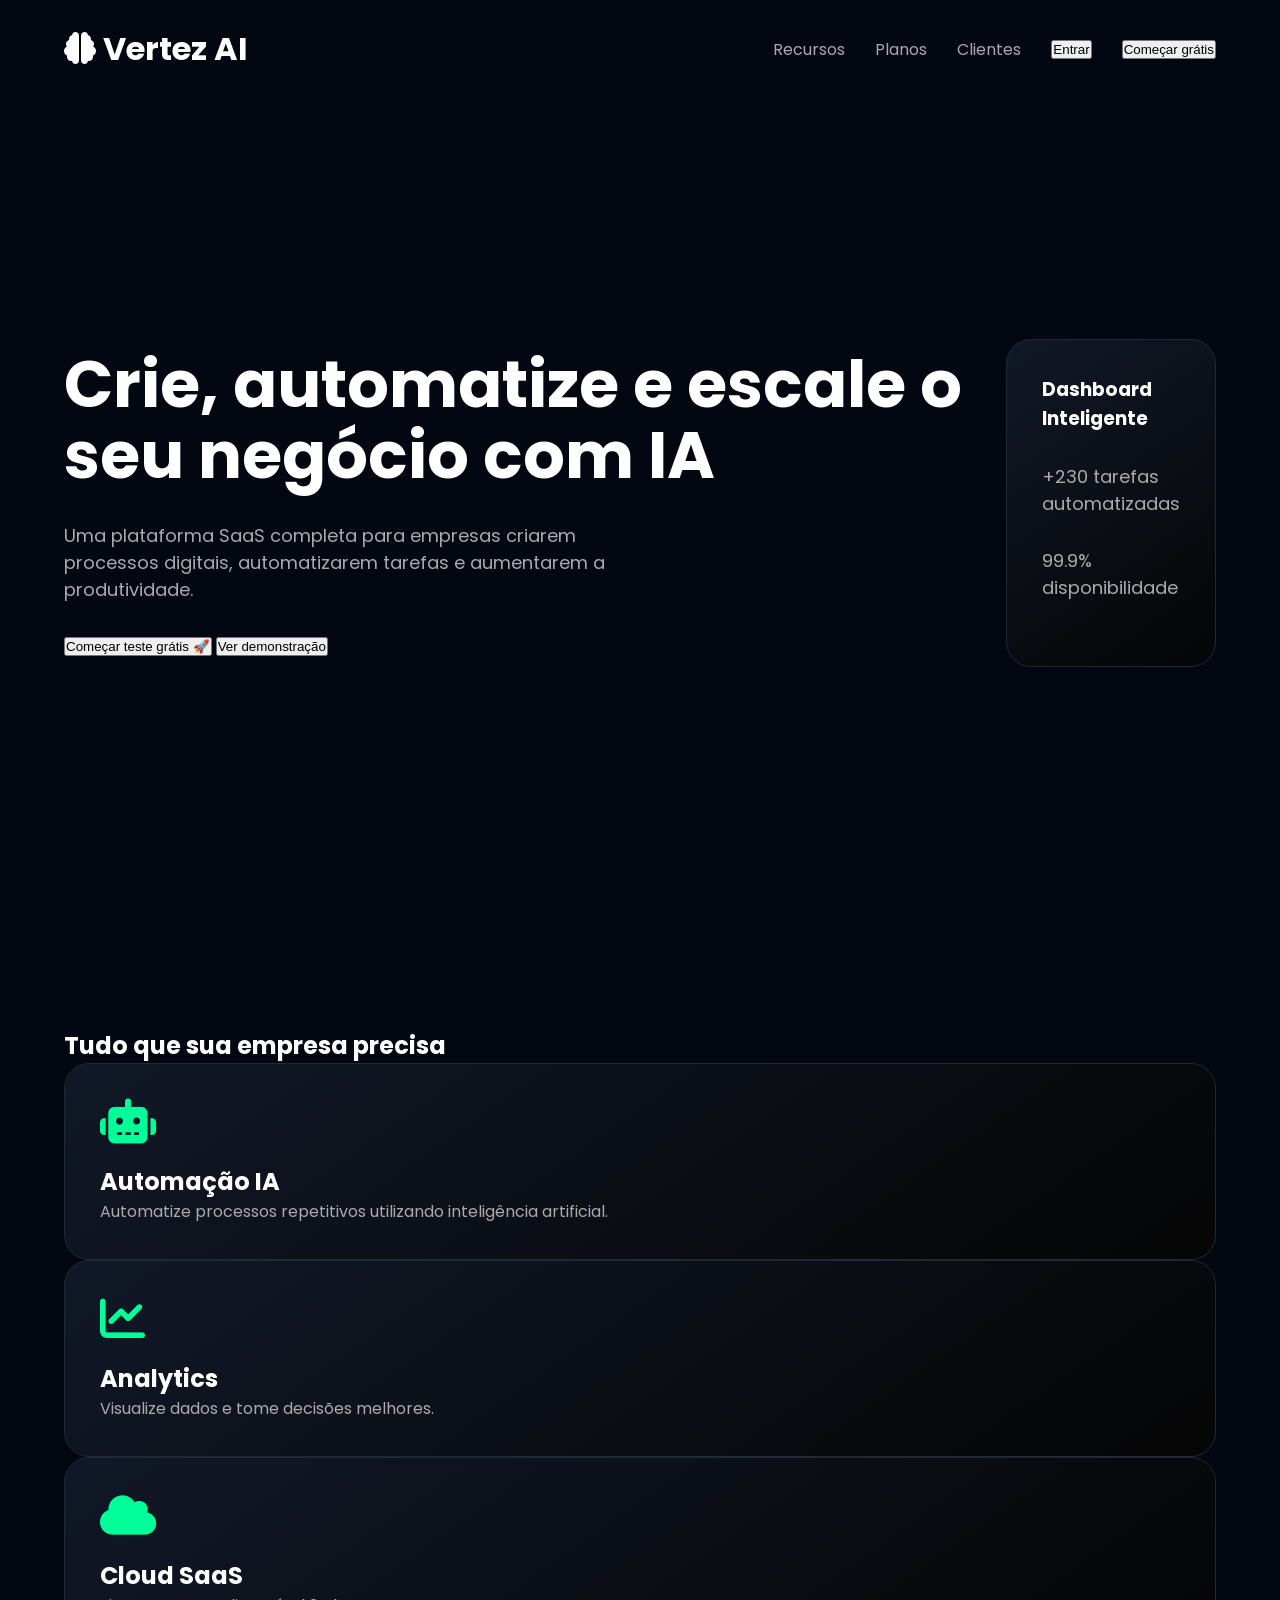
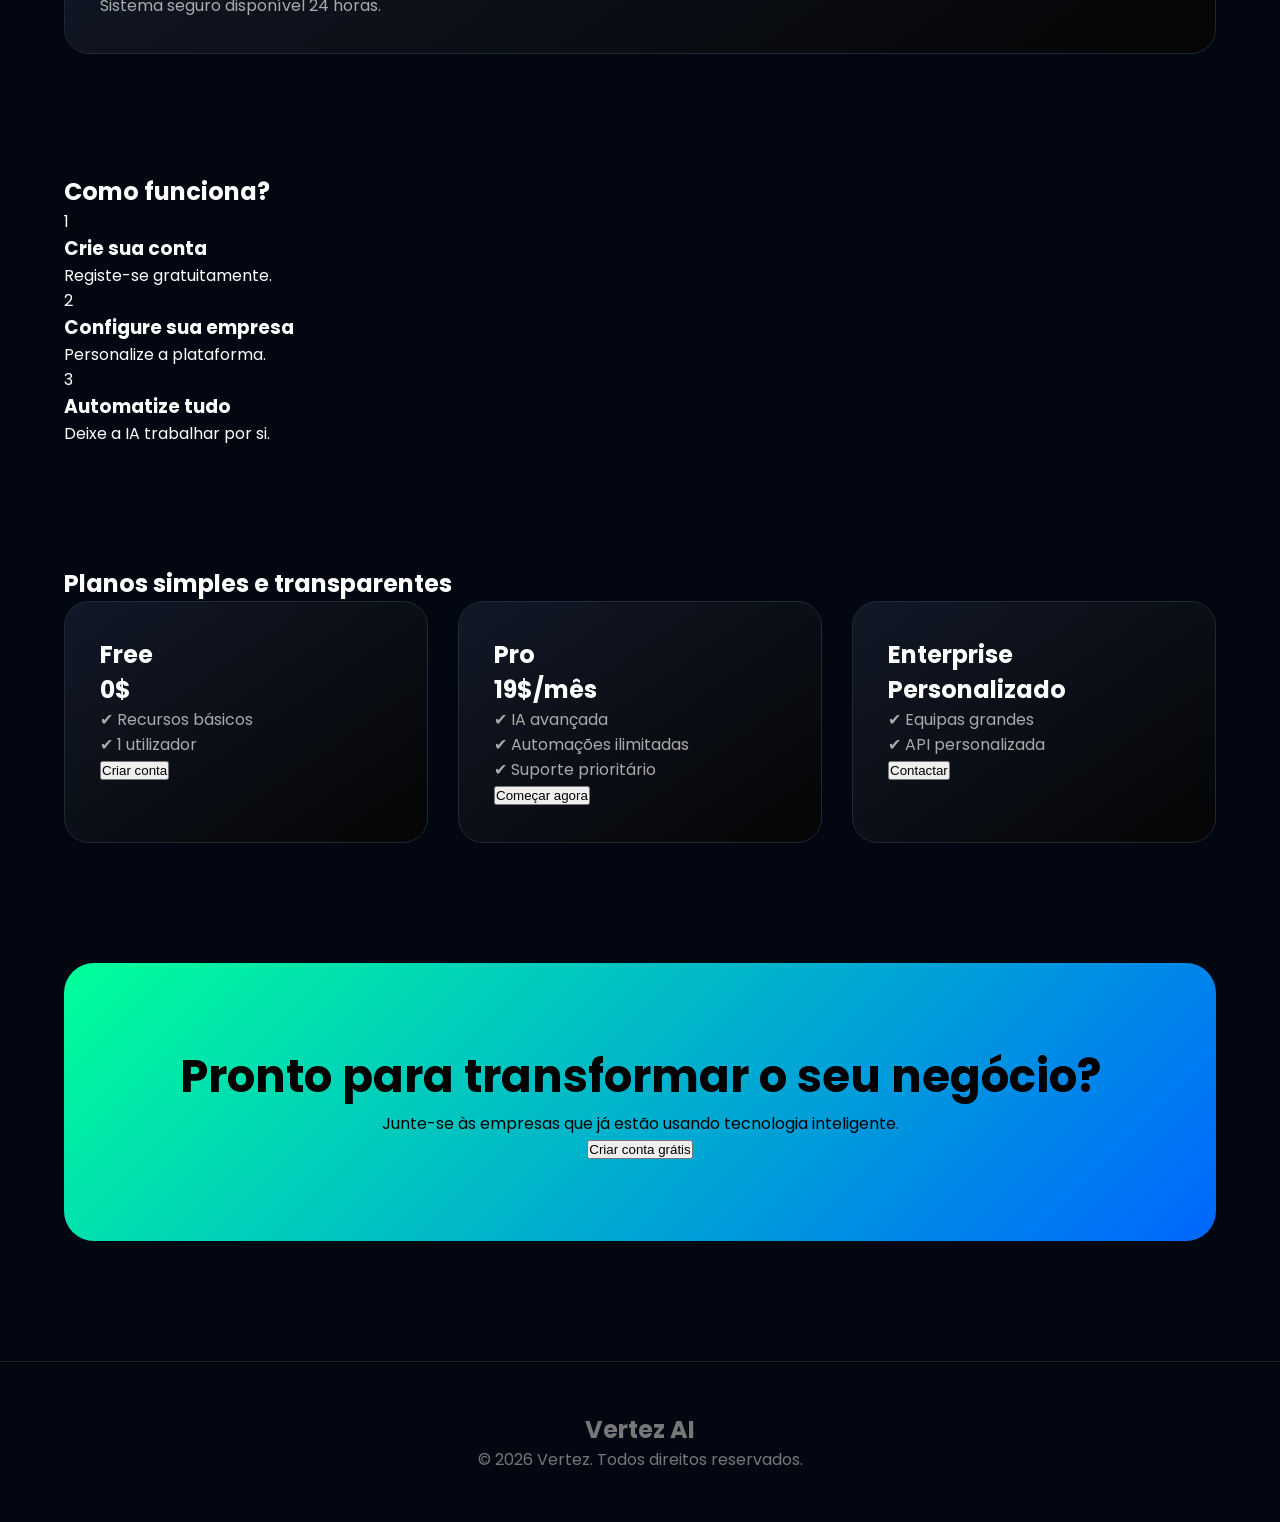
<file: index.html>
<!DOCTYPE html>
<html lang="pt">

<head>

<meta charset="UTF-8">
<meta name="viewport" content="width=device-width, initial-scale=1.0">

<title>Vertez AI - Plataforma SaaS Inteligente</title>

<link rel="stylesheet" href="styles.css">

<link href="https://fonts.googleapis.com/css2?family=Poppins:wght@400;600;800&display=swap" rel="stylesheet">

<link rel="stylesheet" 
href="https://cdnjs.cloudflare.com/ajax/libs/font-awesome/6.7.2/css/all.min.css">

</head>


<body>


<header>

<h1>
<i class="fa-solid fa-brain"></i>
Vertez AI
</h1>


<nav>

<a href="#recursos">Recursos</a>
<a href="#planos">Planos</a>
<a href="#clientes">Clientes</a>

<button>
Entrar
</button>


<button class="primary">
Começar grátis
</button>


</nav>


</header>





<section class="hero">


<div>

<h1>
Crie, automatize e escale o seu negócio com IA
</h1>


<p>

Uma plataforma SaaS completa para empresas criarem
processos digitais, automatizarem tarefas e aumentarem
a produtividade.

</p>


<button class="primary">
Começar teste grátis 🚀
</button>


<button>
Ver demonstração
</button>


</div>



<div class="dashboard">


<div class="card">

<h3>
Dashboard Inteligente
</h3>

<p>
+230 tarefas automatizadas
</p>

<p>
99.9% disponibilidade
</p>


</div>


</div>



</section>






<section id="recursos">


<h1>
Tudo que sua empresa precisa
</h1>


<div class="features">


<div class="card">

<i class="fa-solid fa-robot"></i>

<h2>
Automação IA
</h2>

<p>
Automatize processos repetitivos utilizando inteligência artificial.
</p>

</div>



<div class="card">


<i class="fa-solid fa-chart-line"></i>

<h2>
Analytics
</h2>

<p>
Visualize dados e tome decisões melhores.
</p>


</div>




<div class="card">

<i class="fa-solid fa-cloud"></i>

<h2>
Cloud SaaS
</h2>

<p>
Sistema seguro disponível 24 horas.
</p>


</div>



</div>


</section>






<section id="como-funciona">


<h1>
Como funciona?
</h1>


<div class="steps">


<div>

<span>1</span>

<h3>
Crie sua conta
</h3>

<p>
Registe-se gratuitamente.
</p>


</div>


<div>

<span>2</span>

<h3>
Configure sua empresa
</h3>

<p>
Personalize a plataforma.
</p>


</div>


<div>

<span>3</span>

<h3>
Automatize tudo
</h3>

<p>
Deixe a IA trabalhar por si.
</p>


</div>


</div>


</section>








<section id="planos">


<h1>
Planos simples e transparentes
</h1>



<div class="pricing">



<div class="card">


<h2>
Free
</h2>


<h1>
0$
</h1>


<p>
✔ Recursos básicos</p>

<p>
✔ 1 utilizador
</p>


<button>
Criar conta
</button>


</div>





<div class="card premium">


<h2>
Pro
</h2>


<h1>
19$/mês
</h1>


<p>
✔ IA avançada
</p>

<p>
✔ Automações ilimitadas
</p>


<p>
✔ Suporte prioritário
</p>


<button class="primary">
Começar agora
</button>


</div>





<div class="card">


<h2>
Enterprise
</h2>


<h1>
Personalizado
</h1>


<p>
✔ Equipas grandes
</p>


<p>
✔ API personalizada
</p>


<button>
Contactar
</button>


</div>



</div>



</section>






<section class="cta">


<h1>
Pronto para transformar o seu negócio?
</h1>


<p>
Junte-se às empresas que já estão usando tecnologia inteligente.
</p>


<button class="primary">
Criar conta grátis
</button>


</section>







<footer>


<h2>
Vertez AI
</h2>


<p>
© 2026 Vertez. Todos direitos reservados.
</p>


</footer>




</body>

</html>
</file>
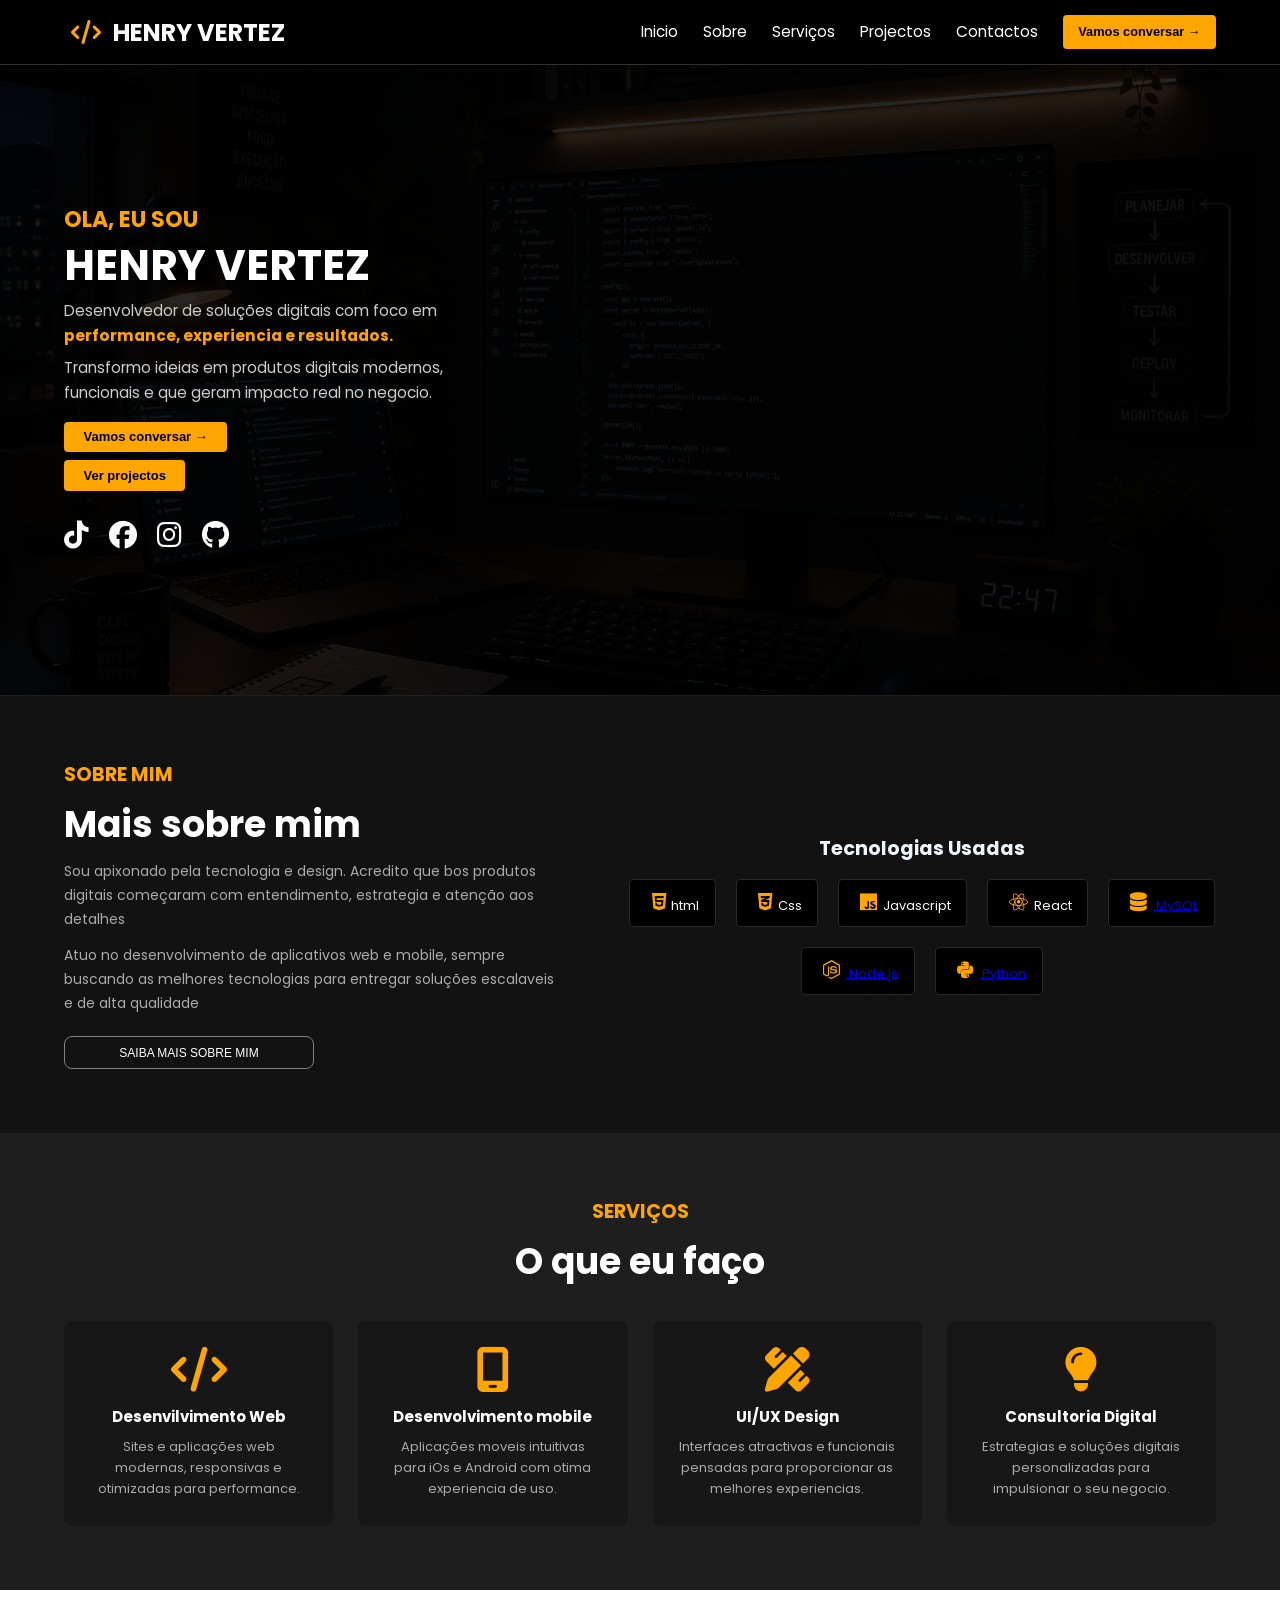
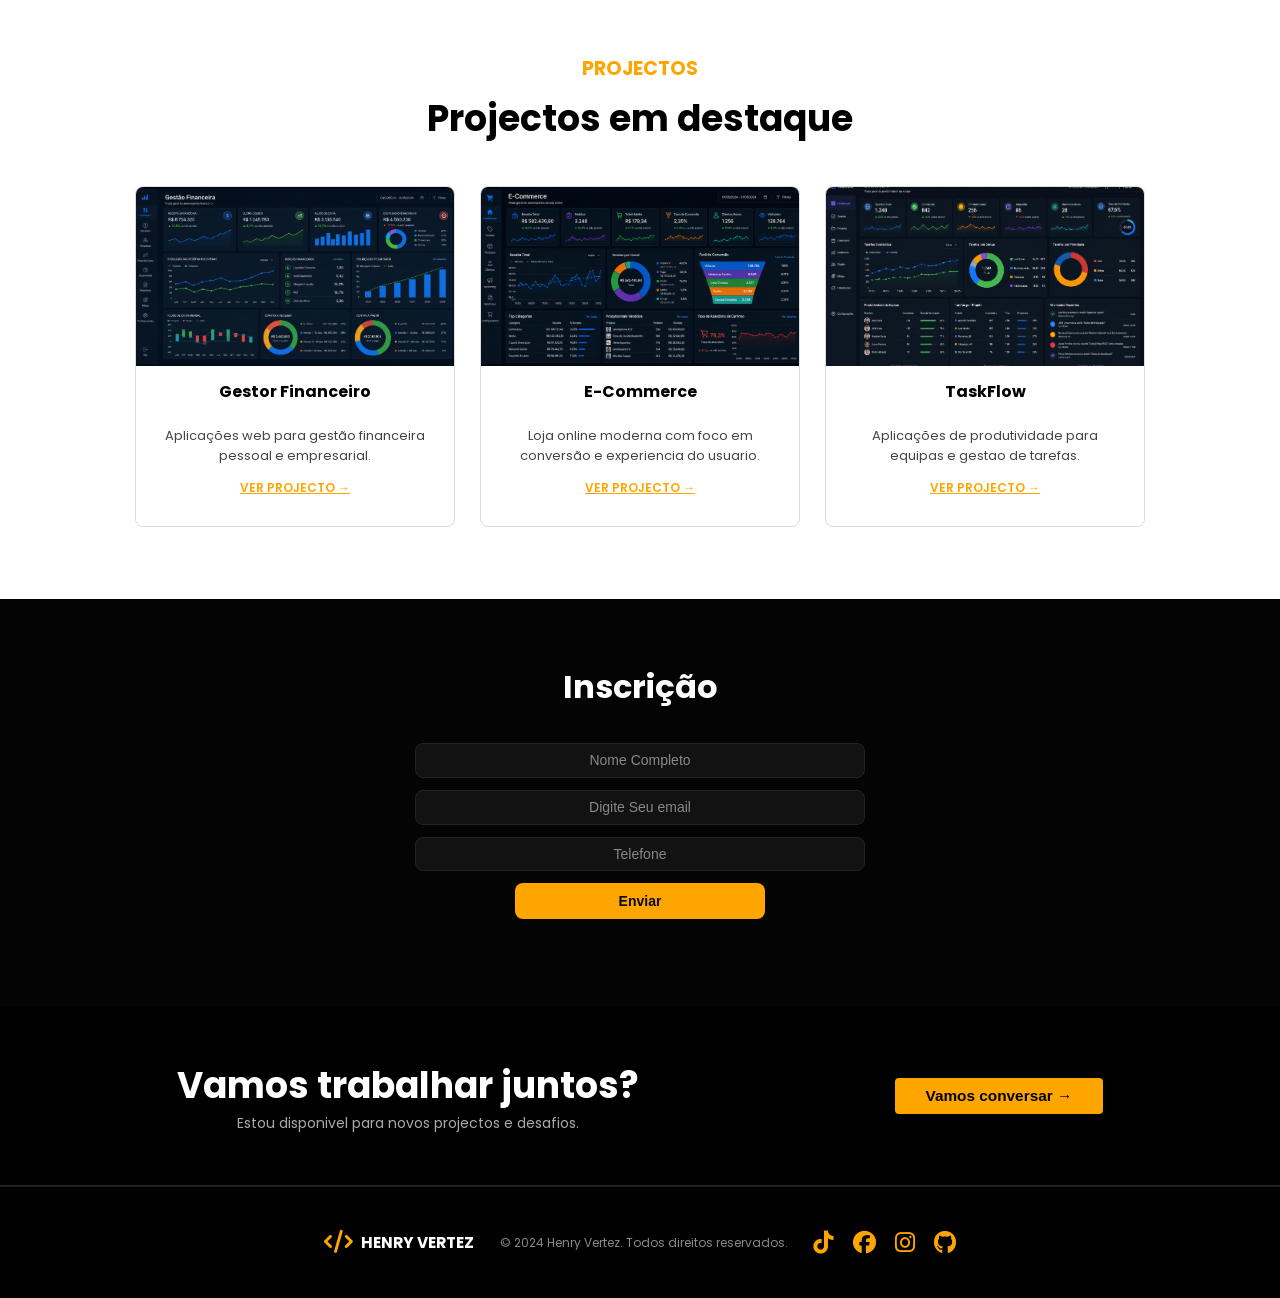
<file: frontend/index.html>
<!DOCTYPE html>
<html lang="en">

<head>
    <meta charset="UTF-8">
    <meta name="viewport" content="width=device-width, initial-scale=1.0">
    <title>henry vertez_desenvolvimento_web_&_mobile</title>
    <link rel="stylesheet" href="styles.css">
    <link rel="preconnect" href="https://fonts.googleapis.com">
    <link rel="preconnect" href="https://fonts.gstatic.com" crossorigin>
    <link href="https://fonts.googleapis.com/css2?family=Poppins:wght@300;400;500;600;700;800&display=swap"
        rel="stylesheet">
    <link rel="stylesheet" href="https://cdnjs.cloudflare.com/ajax/libs/font-awesome/6.7.2/css/all.min.css">
</head>

<body>

    <header class="header">

        <h1><strong><i class="fa-solid fa-code"></i></strong> Henry vertez</h1>
        <nav class="navbar">
            <ul>
                <li><a href="#inicio">Inicio</a></li>
                <li><a href="#sobre">Sobre</a></li>
                <li><a href="#servicos">Serviços</a></li>
                <li><a href="#projectos">Projectos</a></li>
                <li><a href=".frontend/pages/myPage.html">Contactos</a></li>
                <button class="CtaBtn" onclick="window.location.href='./context/Signup.html'">Vamos conversar →</button>
            </ul>
        </nav>
    </header>

    <div class="hero" id="hero">
        <h1>Ola, eu sou</h1>
        <h2>Henry Vertez</h2>
        <p>Desenvolvedor de soluções digitais com foco em<br><strong>performance, experiencia e resultados.</strong></p>
        <p>Transformo ideias em produtos digitais modernos, <br>funcionais e que geram impacto real no negocio.</p>
        <button class="Chat-Btn" onclick="window.location.href='./context/Signup.html'">Vamos conversar →</button>
        <button class="projectosBtn" onclick="showPage('projectos')">Ver projectos</button>
        <div class="social-links">
            <ul>
                <li><a href="https://wwww.tiktok"><i class="fab fa-tiktok"></i></a> </li>
                </li>
                <li><a href="https://wwww.facebook.com"><i class="fab fa-facebook"></i></a></li>
                <li><a href="https://wwww.instagram.com"><i class="fab fa-instagram"></i></a></li>
                <li><a href="https://wwww.github.com"><i class="fab fa-github"></i></a></li>
            </ul>
        </div>
    </div>


    <section class="sobreMim" id="sobre">
        <article class="sobre">
            <h1>Sobre mim</h1>
            <h2>Mais sobre mim</h2>
            <p>Sou apixonado pela tecnologia e design. Acredito que bos produtos digitais começaram com entendimento,
                estrategia
                e atenção aos detalhes</p>
            <p>Atuo no desenvolvimento de aplicativos web e mobile, sempre buscando as melhores tecnologias para
                entregar
                soluções escalaveis e de alta qualidade</p>
            <button class="SabermaisBtn" onclick="window.location.href='./context/Signup.html'">Saiba mais sobre
                mim</button>
        </article>
        <div class="stats" id="statis">
            <h1>Tecnologias Usadas</h1>
            <ul>
                <li><a><i class="fa-brands fa-html5"></i>html</a></li>
                <li><a><i class="fa-brands fa-css3-alt"></i>Css</a></li>
                <li><a><i class="fa-brands fa-js"></i>Javascript</a></li>
                <li><a><i class="fa-brands fa-react"></i>React</a></li>
                <li><a href="#"><i class="fa-solid fa-database"></i> MySQL</a></li>
                <li><a href="#"><i class="fa-brands fa-node-js"></i> Node.js</a></li>
                <li><a href="#"><i class="fa-brands fa-python"></i> Python</a></li>
                </u>
        </div>
    </section>

    <div class="servicos" id="servicos">
        <h1>Serviços</h1>
        <h2>O que eu faço</h2>
        <div class="card">
            <ul>
                <li><a><i class="fa-solid fa-code"></i>
                        <p><strong>Desenvilvimento Web</strong></p>
                        <p>Sites e aplicações web modernas,
                            responsivas e otimizadas para performance.</p>
                    </a></li>
                <li><a><i class="fa-solid fa-mobile-screen"></i>
                        <p><strong>Desenvolvimento mobile</strong></p>
                        <p>Aplicações moveis intuitivas
                            para iOs e Android com otima experiencia de uso.</p>
                    </a></li>
                <li><a><i class="fa-solid fa-pencil-ruler"></i>
                        <p><strong>UI/UX Design</strong></p>
                        <p>Interfaces atractivas e funcionais
                            pensadas para proporcionar as melhores experiencias.</p>
                    </a></li>
                <li><a><i class="fa-solid fa-lightbulb"></i>
                        <p><strong>Consultoria Digital</strong></p>
                        <p>Estrategias e soluções digitais
                            personalizadas para impulsionar o seu negocio.</p>
                    </a></li>
            </ul>
        </div>

    </div>
    <div class="projectosDestaque" id="projectos">
        <h1>Projectos</h1>
        <h2>Projectos em destaque</h2>
        <div class="ProjectoList">
            <div class="card">
                <img src="./images/gestaifinaceira.png" width="320px" height="160px" alt="Gestao Financeiro">
                <p><strong>Gestor Financeiro</strong></p>
                <p>Aplicações web para gestão financeira pessoal e empresarial.</p>
                <a href="#">Ver projecto →</a>
            </div>

            <div class="card">
                <img src="./images/E-Commerce.png" width="320px" height="160px" alt="E-Commerce">
                <p><strong>E-Commerce</strong></p>
                <p>Loja online moderna com foco em conversão e experiencia do usuario.</p>
                <a href="#github">Ver projecto →</a>
            </div>

            <div class="card">
                <img src="./images/TaskFlow.png" width="320px" height="160px" alt="TaskFlow">
                <p><strong>TaskFlow</strong></p>
                <p>Aplicações de produtividade para equipas e gestao de tarefas.</p>
                <a href="#">Ver projecto →</a>
            </div>
        </div>
    </div>

    <section class="inscricao" id="section-inscricao">
        <h1>Inscrição</h1>
        <form id="form-inscricao">
            <input type="text" id="nome" placeholder="Nome Completo" required>
            <input type="email" id="email" placeholder="Digite Seu email" required>
            <input type="tel" id="telefone" placeholder="Telefone" required>
            <button type="submit">Enviar</button>
        </form>
        <!-- Opcional: Div para mensagens de feedback -->
        <div id="feedback-message"></div>
    </section>
    <div class="Convite">
        <section class="CtaSection">
            <h1>Vamos trabalhar juntos?</h1>
            <p>Estou disponivel para novos projectos e desafios.</p>
        </section>
        <button class="CtaBtn" onclick="window.location.href='./context/Signup.html'">Vamos conversar →</button>
    </div>

    <footer>
        <h1><strong><i class="fa-solid fa-code"></i></strong>Henry Vertez</h1>
        <p>&copy 2024 Henry Vertez. Todos direitos reservados.</p>
        <div class="social-links">
            <ul>
                <li><a href="https://wwww.tiktok"><i class="fab fa-tiktok"></i></a> </li>
                </li>
                <li><a href="https://wwww.facebook.com"><i class="fab fa-facebook"></i></a></li>
                <li><a href="https://wwww.instagram.com"><i class="fab fa-instagram"></i></a></li>
                <li><a href="https://wwww.github.com"><i class="fab fa-github"></i></a></li>
            </ul>
    </footer>

    <script src="script.js"></script>
</body>

</html>
</file>
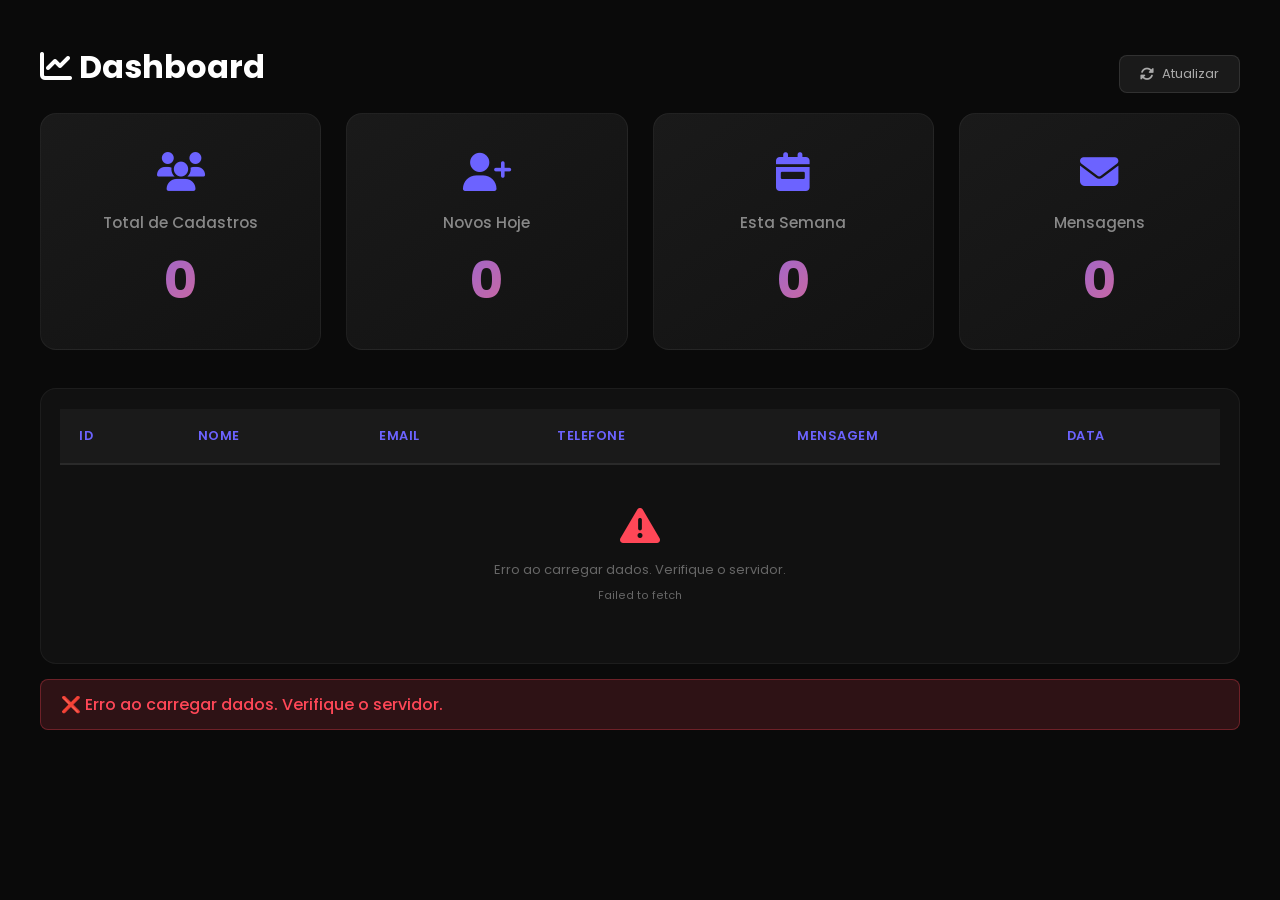
<file: frontend/admin.html>
<!DOCTYPE html>
<html lang="pt">

<head>
    <meta charset="UTF-8">
    <meta name="viewport" content="width=device-width, initial-scale=1.0">
    <title>Dashboard Admin</title>
    <link rel="preconnect" href="https://fonts.googleapis.com">
    <link rel="preconnect" href="https://fonts.gstatic.com" crossorigin>
    <link href="https://fonts.googleapis.com/css2?family=Poppins:wght@300;400;500;600;700;800&display=swap"
        rel="stylesheet">
    <link rel="stylesheet" href="https://cdnjs.cloudflare.com/ajax/libs/font-awesome/6.7.2/css/all.min.css">
    <style>
        /* ============================================
           RESET E BASE
           ============================================ */
        * {
            margin: 0;
            padding: 0;
            box-sizing: border-box;
        }

        body {
            margin: 0;
            padding: 0;
            background: #0a0a0a;
            font-family: 'Poppins', Arial, sans-serif;
            color: #ffffff;
            min-height: 100vh;
        }

        /* ============================================
           CONTAINER PRINCIPAL
           ============================================ */
        .container {
            max-width: 1400px;
            margin: 0 auto;
            padding: clamp(20px, 4vw, 40px);
        }

        /* ============================================
           TÍTULO
           ============================================ */
        .container>h1 {
            font-size: clamp(28px, 4vw, 48px);
            font-weight: 700;
            margin-bottom: clamp(20px, 3vw, 40px);
            background: linear-gradient(135deg, #ffffff 0%, #6C63FF 100%);
            -webkit-background-clip: text;
            -webkit-text-fill-color: transparent;
            background-clip: text;
            display: flex;
            align-items: center;
            gap: 15px;
        }

        .container>h1 i {
            color: #6C63FF;
            -webkit-text-fill-color: #6C63FF;
            font-size: clamp(24px, 3vw, 36px);
        }

        /* ============================================
           CARDS - TOTALMENTE RESPONSIVOS
           ============================================ */
        .cards {
            display: grid;
            grid-template-columns: repeat(auto-fit, minmax(200px, 1fr));
            gap: clamp(15px, 2vw, 25px);
            margin-bottom: clamp(25px, 3vw, 40px);
        }

        .card {
            background: linear-gradient(145deg, #1a1a1a, #121212);
            padding: clamp(20px, 2.5vw, 30px);
            border-radius: 16px;
            text-align: center;
            border: 1px solid rgba(255, 255, 255, 0.05);
            transition: all 0.3s ease;
            position: relative;
            overflow: hidden;
            min-width: 160px;
        }

        .card::before {
            content: '';
            position: absolute;
            top: 0;
            left: 0;
            right: 0;
            height: 3px;
            background: linear-gradient(90deg, #6C63FF, #FF6B6B);
            opacity: 0;
            transition: all 0.3s ease;
        }

        .card:hover {
            transform: translateY(-8px);
            border-color: rgba(108, 99, 255, 0.3);
            box-shadow: 0 12px 40px rgba(108, 99, 255, 0.1);
        }

        .card:hover::before {
            opacity: 1;
        }

        .card .card-icon {
            font-size: clamp(28px, 3vw, 40px);
            color: #6C63FF;
            margin-bottom: 10px;
        }

        .card h3 {
            font-size: clamp(14px, 1.2vw, 18px);
            font-weight: 500;
            color: #888;
            margin-bottom: 8px;
        }

        .card h2 {
            font-size: clamp(32px, 4vw, 52px);
            font-weight: 700;
            background: linear-gradient(135deg, #6C63FF, #FF6B6B);
            -webkit-background-clip: text;
            -webkit-text-fill-color: transparent;
            background-clip: text;
        }

        /* ============================================
           TABELA - RESPONSIVA
           ============================================ */
        .table-wrapper {
            background: #111111;
            border-radius: 16px;
            padding: clamp(10px, 1.5vw, 20px);
            border: 1px solid rgba(255, 255, 255, 0.05);
            overflow-x: auto;
            -webkit-overflow-scrolling: touch;
        }

        table {
            width: 100%;
            border-collapse: collapse;
            min-width: 700px;
        }

        table thead {
            background: #1a1a1a;
        }

        table th {
            padding: clamp(12px, 1.5vw, 18px) clamp(10px, 1.5vw, 20px);
            text-align: left;
            font-weight: 600;
            font-size: clamp(12px, 1vw, 15px);
            text-transform: uppercase;
            letter-spacing: 0.5px;
            color: #6C63FF;
            border-bottom: 2px solid #2a2a2a;
            white-space: nowrap;
        }

        table td {
            padding: clamp(10px, 1.2vw, 16px) clamp(10px, 1.5vw, 20px);
            border-bottom: 1px solid #1e1e1e;
            font-size: clamp(13px, 0.9vw, 15px);
            color: #cccccc;
            vertical-align: middle;
        }

        table tbody tr {
            transition: all 0.3s ease;
        }

        table tbody tr:hover {
            background: #1a1a1a;
            transform: scale(1.002);
        }

        table tbody tr:last-child td {
            border-bottom: none;
        }

        /* Badge para ID */
        .id-badge {
            display: inline-block;
            background: rgba(108, 99, 255, 0.15);
            color: #6C63FF;
            padding: 2px 12px;
            border-radius: 20px;
            font-weight: 600;
            font-size: clamp(11px, 0.8vw, 13px);
        }

        /* Status de mensagem */
        .msg-preview {
            max-width: 200px;
            white-space: nowrap;
            overflow: hidden;
            text-overflow: ellipsis;
            display: block;
            color: #aaa;
        }

        .msg-preview:hover {
            white-space: normal;
            overflow: visible;
            background: #1a1a1a;
            padding: 4px 8px;
            border-radius: 4px;
            position: relative;
            z-index: 10;
        }

        /* Data */
        .date-badge {
            color: #666;
            font-size: clamp(11px, 0.8vw, 13px);
            white-space: nowrap;
        }

        /* ============================================
           LOADING / EMPTY STATE
           ============================================ */
        .loading-state,
        .empty-state {
            text-align: center;
            padding: 40px 20px;
            color: #666;
        }

        .loading-state i,
        .empty-state i {
            font-size: 40px;
            color: #6C63FF;
            margin-bottom: 15px;
            display: block;
        }

        /* ============================================
           SCROLLBAR PERSONALIZADA
           ============================================ */
        ::-webkit-scrollbar {
            width: 6px;
            height: 6px;
        }

        ::-webkit-scrollbar-track {
            background: #111;
            border-radius: 10px;
        }

        ::-webkit-scrollbar-thumb {
            background: #6C63FF;
            border-radius: 10px;
        }

        ::-webkit-scrollbar-thumb:hover {
            background: #5a52d5;
        }

        /* ============================================
           RESPONSIVIDADE
           ============================================ */

        /* Tablets e telas médias */
        @media (max-width: 992px) {
            .cards {
                grid-template-columns: repeat(auto-fit, minmax(160px, 1fr));
            }

            table {
                min-width: 600px;
            }
        }

        /* Mobile */
        @media (max-width: 768px) {
            body {
                padding: 0;
            }

            .container {
                padding: 16px;
            }

            .container>h1 {
                font-size: 24px;
            }

            .cards {
                grid-template-columns: repeat(auto-fit, minmax(140px, 1fr));
                gap: 12px;
            }

            .card {
                padding: 16px;
                min-width: 120px;
            }

            .card h2 {
                font-size: 28px;
            }

            .table-wrapper {
                padding: 8px;
                border-radius: 12px;
            }

            table {
                min-width: 500px;
            }

            table th {
                font-size: 11px;
                padding: 10px 8px;
            }

            table td {
                font-size: 12px;
                padding: 10px 8px;
            }

            .id-badge {
                font-size: 10px;
                padding: 2px 8px;
            }

            .date-badge {
                font-size: 10px;
            }

            .msg-preview {
                max-width: 120px;
            }
        }

        /* Mobile pequeno */
        @media (max-width: 480px) {
            .container {
                padding: 12px;
            }

            .container>h1 {
                font-size: 20px;
                gap: 10px;
            }

            .container>h1 i {
                font-size: 20px;
            }

            .cards {
                grid-template-columns: 1fr 1fr;
                gap: 10px;
            }

            .card {
                padding: 14px 10px;
                min-width: auto;
            }

            .card .card-icon {
                font-size: 22px;
            }

            .card h3 {
                font-size: 11px;
            }

            .card h2 {
                font-size: 24px;
            }

            .table-wrapper {
                padding: 4px;
                border-radius: 8px;
            }

            table {
                min-width: 420px;
            }

            table th {
                font-size: 10px;
                padding: 8px 6px;
                letter-spacing: 0;
            }

            table td {
                font-size: 11px;
                padding: 8px 6px;
            }

            .id-badge {
                font-size: 9px;
                padding: 1px 6px;
            }

            .date-badge {
                font-size: 9px;
            }

            .msg-preview {
                max-width: 80px;
            }
        }

        /* ============================================
           ANIMAÇÕES
           ============================================ */
        @keyframes fadeInUp {
            from {
                opacity: 0;
                transform: translateY(20px);
            }

            to {
                opacity: 1;
                transform: translateY(0);
            }
        }

        .card {
            animation: fadeInUp 0.6s ease forwards;
        }

        .card:nth-child(1) {
            animation-delay: 0.1s;
        }

        .card:nth-child(2) {
            animation-delay: 0.2s;
        }

        .card:nth-child(3) {
            animation-delay: 0.3s;
        }

        .card:nth-child(4) {
            animation-delay: 0.4s;
        }

        .table-wrapper {
            animation: fadeInUp 0.8s ease forwards;
            animation-delay: 0.2s;
            opacity: 0;
        }

        /* ============================================
           MENSAGEM DE FEEDBACK
           ============================================ */
        #feedback-message {
            margin-top: 15px;
            padding: 12px 20px;
            border-radius: 8px;
            font-weight: 500;
            display: none;
        }

        #feedback-message.success {
            display: block;
            background: rgba(46, 213, 115, 0.15);
            color: #2ed573;
            border: 1px solid rgba(46, 213, 115, 0.3);
        }

        #feedback-message.error {
            display: block;
            background: rgba(255, 71, 87, 0.15);
            color: #ff4757;
            border: 1px solid rgba(255, 71, 87, 0.3);
        }

        /* ============================================
           BOTÃO DE RECARREGAR
           ============================================ */
        .reload-btn {
            background: #1a1a1a;
            border: 1px solid rgba(255, 255, 255, 0.1);
            color: #aaa;
            padding: 8px 20px;
            border-radius: 8px;
            cursor: pointer;
            font-family: 'Poppins', sans-serif;
            font-size: 13px;
            transition: all 0.3s ease;
            display: inline-flex;
            align-items: center;
            gap: 8px;
            margin-top: 15px;
        }

        .reload-btn:hover {
            background: #2a2a2a;
            border-color: #6C63FF;
            color: white;
        }

        .reload-btn i {
            font-size: 14px;
        }

        .header-actions {
            display: flex;
            justify-content: space-between;
            align-items: center;
            flex-wrap: wrap;
            gap: 15px;
            margin-bottom: 20px;
        }

        @media (max-width: 480px) {
            .header-actions {
                flex-direction: column;
                align-items: stretch;
            }

            .reload-btn {
                justify-content: center;
            }
        }
    </style>
</head>

<body>

    <div class="container">

        <div class="header-actions">
            <h1><i class="fas fa-chart-line"></i> Dashboard</h1>
            <button class="reload-btn" onclick="loadContacts()">
                <i class="fas fa-sync-alt"></i> Atualizar
            </button>
        </div>

        <div class="cards">
            <div class="card">
                <div class="card-icon"><i class="fas fa-users"></i></div>
                <h3>Total de Cadastros</h3>
                <h2 id="totalContacts">0</h2>
            </div>
            <div class="card">
                <div class="card-icon"><i class="fas fa-user-plus"></i></div>
                <h3>Novos Hoje</h3>
                <h2 id="todayContacts">0</h2>
            </div>
            <div class="card">
                <div class="card-icon"><i class="fas fa-calendar-week"></i></div>
                <h3>Esta Semana</h3>
                <h2 id="weekContacts">0</h2>
            </div>
            <div class="card">
                <div class="card-icon"><i class="fas fa-envelope"></i></div>
                <h3>Mensagens</h3>
                <h2 id="totalContacts">0</h2>
            </div>
        </div>

        <div class="table-wrapper">
            <table>
                <thead>
                    <tr>
                        <th>ID</th>
                        <th>Nome</th>
                        <th>Email</th>
                        <th>Telefone</th>
                        <th>Mensagem</th>
                        <th>Data</th>
                    </tr>
                </thead>
                <tbody id="tableData">
                    <tr>
                        <td colspan="6" class="loading-state">
                            <i class="fas fa-spinner fa-spin"></i>
                            Carregando dados...
                        </td>
                    </tr>
                </tbody>
            </table>
        </div>

        <div id="feedback-message"></div>
    </div>

    <script>
        async function loadContacts() {
            const tbody = document.getElementById("tableData");
            const feedback = document.getElementById("feedback-message");

            // Mostra loading
            tbody.innerHTML = `
                <tr>
                    <td colspan="6" class="loading-state">
                        <i class="fas fa-spinner fa-spin"></i>
                        Carregando dados...
                    </td>
                </tr>
            `;

            feedback.style.display = 'none';

            try {
                const response = await fetch("http://localhost:3000/api/contacts");

                if (!response.ok) {
                    throw new Error(`Erro HTTP: ${response.status}`);
                }

                const result = await response.json();

                // Atualiza total
                document.getElementById("totalContacts").textContent = result.total || 0;

                // Atualiza contagens adicionais
                const today = new Date().toDateString();
                let todayCount = 0;
                let weekCount = 0;

                if (result.data && result.data.length > 0) {
                    result.data.forEach(contact => {
                        const date = new Date(contact.created_at);
                        const contactDate = date.toDateString();

                        if (contactDate === today) {
                            todayCount++;
                        }

                        const weekAgo = new Date();
                        weekAgo.setDate(weekAgo.getDate() - 7);
                        if (date >= weekAgo) {
                            weekCount++;
                        }
                    });
                }

                document.getElementById("todayContacts").textContent = todayCount;
                document.getElementById("weekContacts").textContent = weekCount;

                // Preenche tabela
                tbody.innerHTML = "";

                if (result.data && result.data.length > 0) {
                    result.data.forEach(contact => {
                        const date = new Date(contact.created_at);
                        const formattedDate = date.toLocaleString('pt-BR', {
                            day: '2-digit',
                            month: '2-digit',
                            year: 'numeric',
                            hour: '2-digit',
                            minute: '2-digit'
                        });

                        const messageText = contact.message || 'Sem mensagem';

                        tbody.innerHTML += `
                            <tr>
                                <td><span class="id-badge">#${contact.id}</span></td>
                                <td><strong>${contact.fullname || 'N/A'}</strong></td>
                                <td><a href="mailto:${contact.email}" style="color: #6C63FF; text-decoration: none;">${contact.email || 'N/A'}</a></td>
                                <td>${contact.phone || 'N/A'}</td>
                                <td><span class="msg-preview" title="${messageText}">${messageText}</span></td>
                                <td><span class="date-badge">${formattedDate}</span></td>
                            </tr>
                        `;
                    });
                } else {
                    tbody.innerHTML = `
                        <tr>
                            <td colspan="6" class="empty-state">
                                <i class="fas fa-inbox"></i>
                                Nenhum contato cadastrado ainda.
                            </td>
                        </tr>
                    `;
                }

                // Feedback de sucesso
                feedback.textContent = `✅ ${result.total || 0} contatos carregados com sucesso!`;
                feedback.className = 'success';
                feedback.style.display = 'block';

                // Esconde feedback após 3 segundos
                setTimeout(() => {
                    feedback.style.display = 'none';
                }, 3000);

            } catch (error) {
                console.error('Erro ao carregar contatos:', error);

                tbody.innerHTML = `
                    <tr>
                        <td colspan="6" class="empty-state">
                            <i class="fas fa-exclamation-triangle" style="color: #ff4757;"></i>
                            Erro ao carregar dados. Verifique o servidor.
                            <br>
                            <small style="color: #666; display: block; margin-top: 8px;">${error.message}</small>
                        </td>
                    </tr>
                `;

                feedback.textContent = '❌ Erro ao carregar dados. Verifique o servidor.';
                feedback.className = 'error';
                feedback.style.display = 'block';
            }
        }

        // Carrega automaticamente ao abrir a página
        document.addEventListener('DOMContentLoaded', loadContacts);

        // Recarrega a cada 30 segundos
        setInterval(loadContacts, 30000);
    </script>

</body>

</html>
</file>
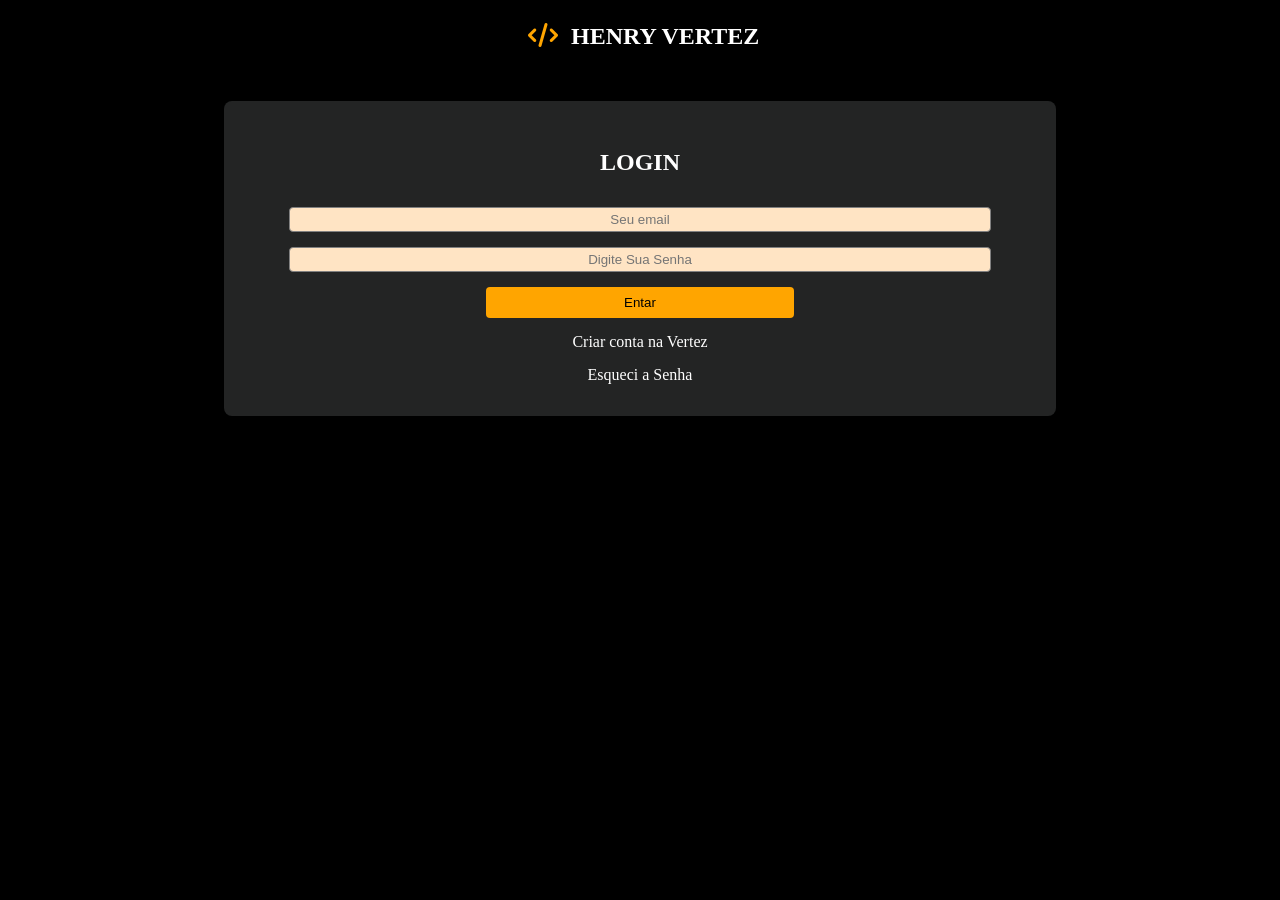
<file: frontend/context/Login.html>
<!DOCTYPE html>
<html lang="en">

<head>
    <meta charset="UTF-8">
    <meta name="viewport" content="width=device-width, initial-scale=1.0">
    <title> Login</title>
    <link rel="stylesheet" href="contex.css">
    <link rel="preconnect" href="https://fonts.gstatic.com" crossorigin>
    <link href="https://fonts.googleapis.com/css2?family=Poppins:wght@300;400;500;600;700;800&display=swap"
        rel="stylesheet">
    <link rel="stylesheet" href="https://cdnjs.cloudflare.com/ajax/libs/font-awesome/6.7.2/css/all.min.css">
</head>

<body>
    <div class="Cadastro">
        <h1><strong><i class="fa-solid fa-code"></i></strong> Henry vertez</h1>
        <form id="form-inscricao">
            <h1>Login</h1>
            <input type="email" id="email" placeholder="Seu email" required>
            <input type="password" id="senha" placeholder="Digite Sua Senha" required>
            <button type="submit">Entar</button>
            <a href="Signup.html">Criar conta na Vertez</a>
            <a href="Signup.html">Esqueci a Senha</a>
        </form>
    </div>
    <script src="context.js"></script>
    <script src="/frontend/script.js"></script>

</body>

</html>
</file>
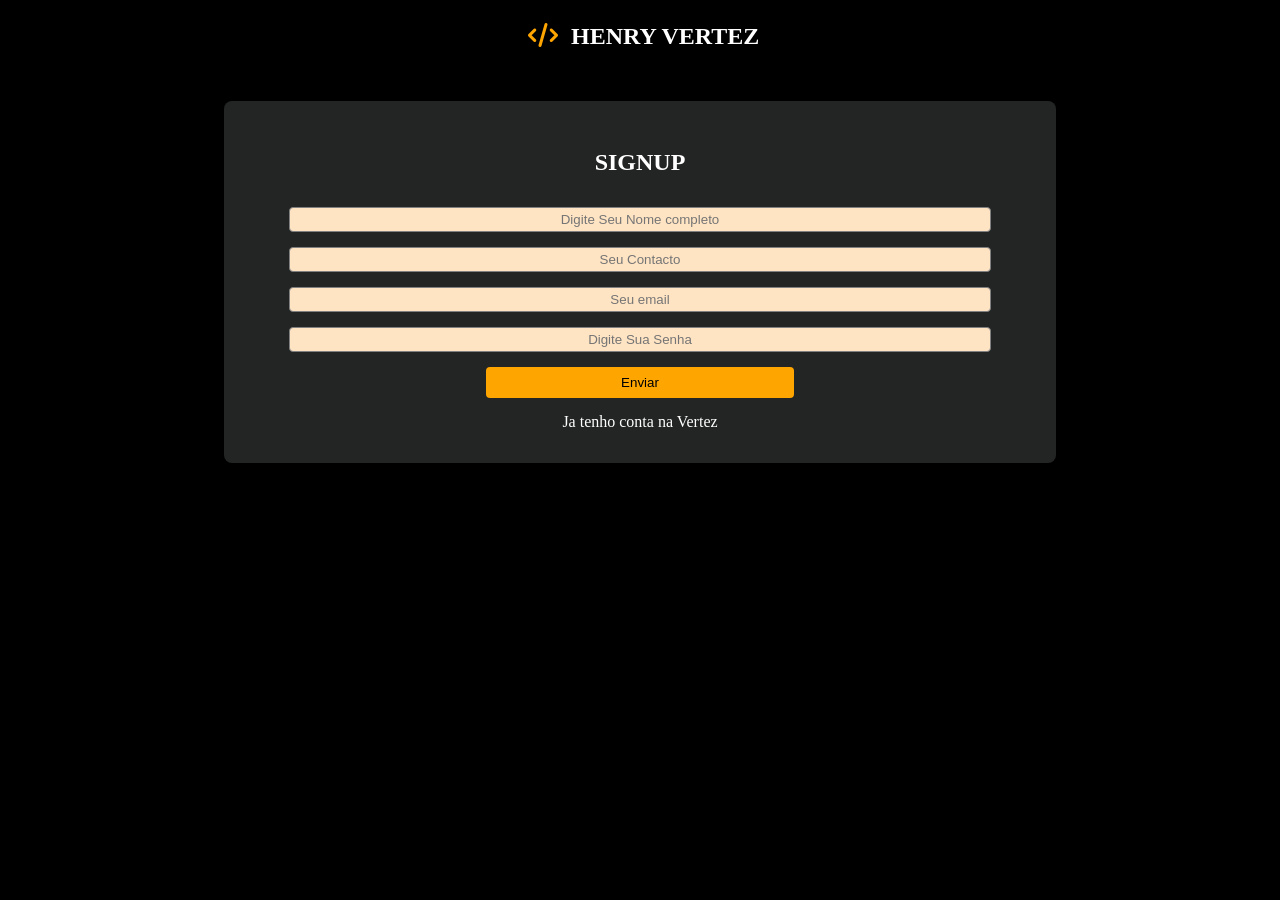
<file: frontend/context/Signup.html>
<!DOCTYPE html>
<html lang="en">

<head>
    <meta charset="UTF-8">
    <meta name="viewport" content="width=device-width, initial-scale=1.0">
    <title>Cadastro</title>
    <link rel="stylesheet" href="contex.css">
    <link rel="preconnect" href="https://fonts.gstatic.com" crossorigin>
    <link href="https://fonts.googleapis.com/css2?family=Poppins:wght@300;400;500;600;700;800&display=swap"
        rel="stylesheet">
    <link rel="stylesheet" href="https://cdnjs.cloudflare.com/ajax/libs/font-awesome/6.7.2/css/all.min.css">
</head>

<body>
    <div class="Cadastro">
        <h1><strong><i class="fa-solid fa-code"></i></strong> Henry vertez</h1>
        <form id="signupForm">
            <h1>Signup</h1>
            <input type="text" id="nome" placeholder="Digite Seu Nome completo" required>
            <input type="tel" id="telefone" placeholder="Seu Contacto" required>
            <input type="email" id="email" placeholder="Seu email" required>
            <input type="password" id="senha" placeholder="Digite Sua Senha" required>
            <button type="submit">Enviar</button>
            <a href="Login.html">Ja tenho conta na Vertez</a>
        </form>
    </div>


    <script src="context.js"></script>
    <script src="/frontend/script.js"></script>
</body>

</html>
</file>
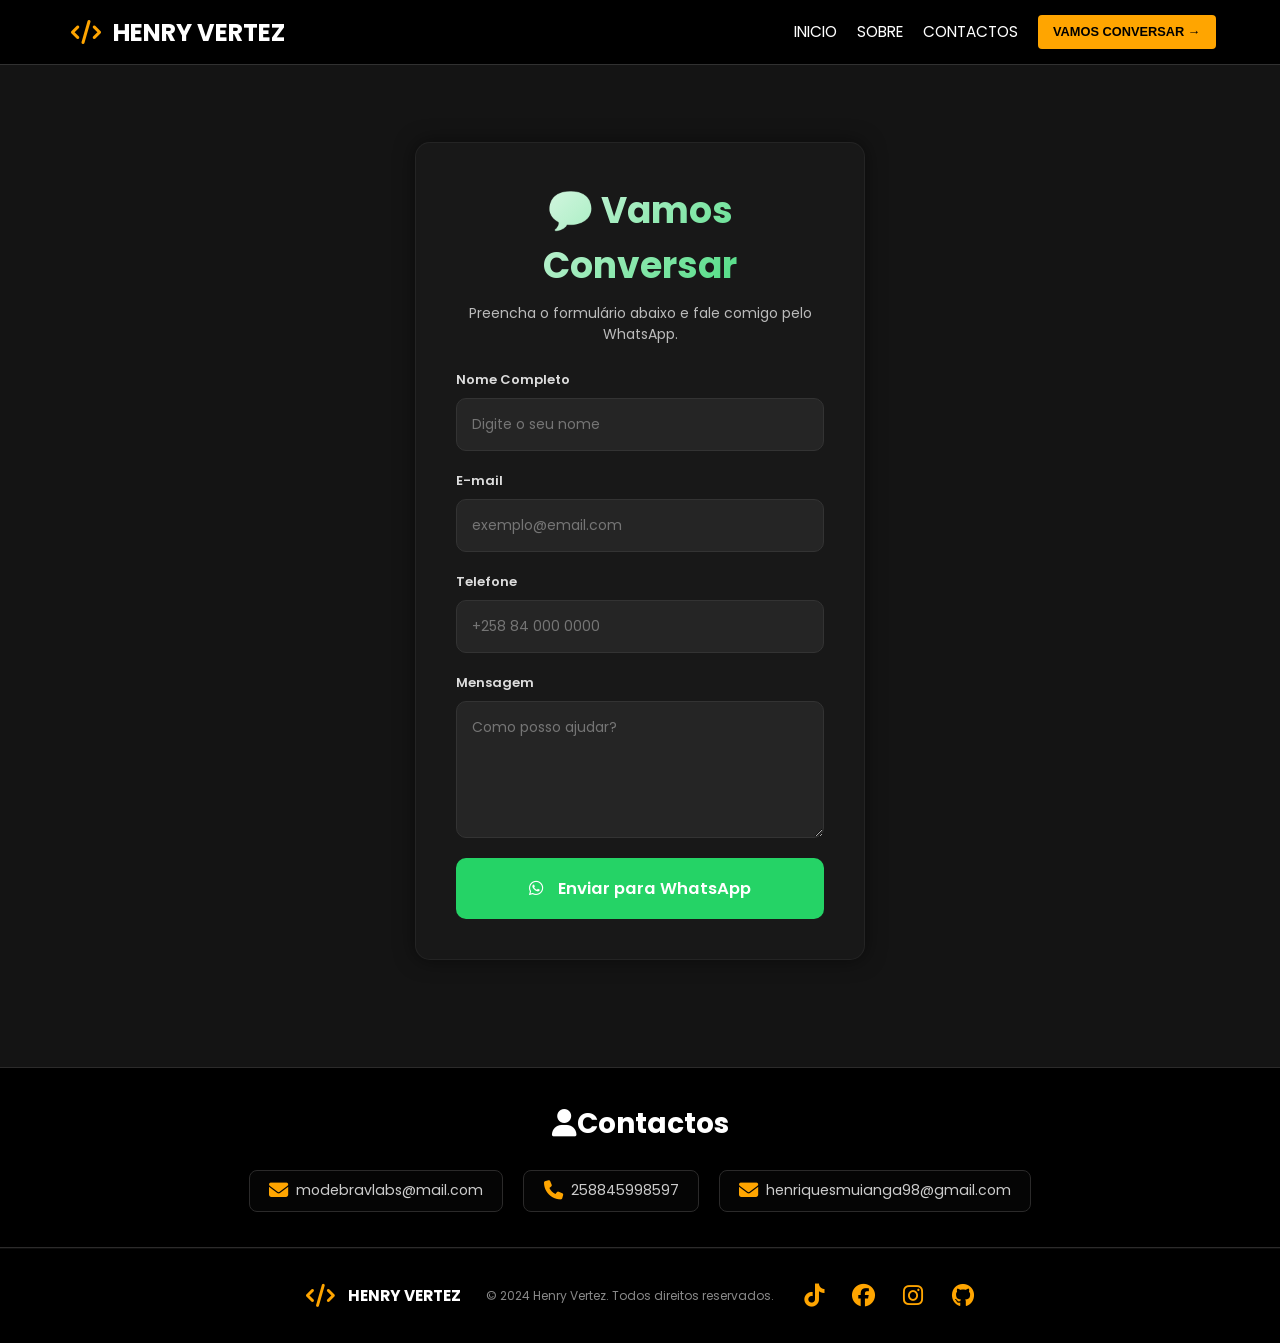
<file: frontend/pages/myPage.html>
<!DOCTYPE html>
<html lang="en">

<head>
    <meta charset="UTF-8">
    <meta name="viewport" content="width=device-width, initial-scale=1.0">
    <title>Fale com Henry Vertez</title>
    <link rel="preconnect" href="https://fonts.googleapis.com">
    <link rel="preconnect" href="https://fonts.gstatic.com" crossorigin>
    <link href="https://fonts.googleapis.com/css2?family=Poppins:wght@300;400;500;600;700;800&display=swap"
        rel="stylesheet">
    <link rel="stylesheet" href="https://cdnjs.cloudflare.com/ajax/libs/font-awesome/6.7.2/css/all.min.css">
    <link rel="stylesheet" href="myPage.css">
</head>

<body>
    <header class="header">

        <h1><strong><i class="fa-solid fa-code"></i></strong> Henry vertez</h1>
        <nav class="navbar">
            <ul>
                <li><a href="/Henry_Labs_desenvolvimento_web/index.html">Inicio</a></li>
                <li><a href="/Henry_Labs_desenvolvimento_web/index.html">Sobre</a></li>
                <li><a href="#contactos">Contactos</a></li>
                <button class="CtaBtn" onclick="showPage('ChatWithMe')">Vamos conversar →</button>
            </ul>
        </nav>
    </header>

    <div class="ChatWithMe" id="ChatWithMe">
        <h1>💬 Vamos Conversar</h1>
        <p>Preencha o formulário abaixo e fale comigo pelo WhatsApp.</p>

        <form id="conversation">

            <div class="inputBox">
                <label>Nome Completo</label>
                <input type="text" id="fullname" placeholder="Digite o seu nome" required>
            </div>

            <div class="inputBox">
                <label>E-mail</label>
                <input type="email" id="email" placeholder="exemplo@email.com" required>
            </div>

            <div class="inputBox">
                <label>Telefone</label>
                <input type="tel" id="phone" placeholder="+258 84 000 0000">
            </div>

            <div class="inputBox">
                <label>Mensagem</label>
                <textarea id="message" rows="5" placeholder="Como posso ajudar?" required></textarea>
            </div>

            <button type="submit" class="sendBtn">
                <i class="fa-brands fa-whatsapp"></i>
                Enviar para WhatsApp
            </button>

        </form>
    </div>

    <section class="contactos" id="contactos">

        <h1><i class="fa-solid fa-user"></i>Contactos</h1>
        <ul>
            <li><a><i class="fa-solid fa-envelope"></i>modebravlabs@mail.com</a></li>
            <li><a><i class="fa-solid fa-phone"></i>258845998597</a></li>
            <li><a><i class="fa-solid fa-envelope"></i>henriquesmuianga98@gmail.com</a></li>
        </ul>
    </section>

    <footer>
        <h1><strong><i class="fa-solid fa-code"></i></strong>Henry Vertez</h1>
        <p>&copy 2024 Henry Vertez. Todos direitos reservados.</p>
        <div class="social-links">
            <ul>
                <li><a href="https://wwww.tiktok"><i class="fab fa-tiktok"></i></a> </li>
                </li>
                <li><a href="https://wwww.facebook.com"><i class="fab fa-facebook"></i></a></li>
                <li><a href="https://wwww.instagram.com"><i class="fab fa-instagram"></i></a></li>
                <li><a href="https://wwww.github.com"><i class="fab fa-github"></i></a></li>
            </ul>
    </footer>

    <script src="script.js"></script>
</body>

</html>
</file>
<file: styles.css>
@import url('https://fonts.googleapis.com/css2?family=Poppins:wght@300;400;500;600;700;800&display=swap');


*{
    margin:0;
    padding:0;
    box-sizing:border-box;
}


body{

    font-family:"Poppins",sans-serif;
    background:#030712;
    color:white;
    overflow-x:hidden;

}



html{

    scroll-behavior:smooth;

}




/* HEADER */


header{


    width:90%;
    margin:auto;

    padding:25px 0;

    display:flex;

    justify-content:space-between;

    align-items:center;


}




.logo{


    display:flex;

    align-items:center;

    gap:12px;

}



.logo i{

    font-size:35px;

    color:#00ff99;

}



.logo h1{

    font-size:28px;

}




nav{

    display:flex;

    align-items:center;

    gap:30px;

}




nav a{


    color:#aaa;

    text-decoration:none;

    transition:.3s;


}



nav a:hover{


    color:#00ff99;


}




.btn{


    padding:14px 30px;

    border-radius:30px;

    border:none;

    cursor:pointer;

    font-weight:600;

}



.btn-primary{


    background:

    linear-gradient(
    90deg,
    #00ff99,
    #00ccff
    );


    color:#000;


}








/* HERO */


.hero{


    width:90%;

    min-height:90vh;

    margin:auto;


    display:flex;

    align-items:center;

    justify-content:space-between;


}





.hero-content{


    width:55%;


}



.hero h1{


    font-size:65px;

    line-height:1.1;

}



.hero h1 span{


    color:#00ff99;


}



.hero p{


    margin:30px 0;

    color:#aaa;

    max-width:600px;

    font-size:18px;


}





.hero-buttons{


    display:flex;

    gap:20px;


}





/* IMAGEM HERO */


.hero-image{


    width:45%;

    display:flex;

    justify-content:center;


}



.hero-image img{


    width:450px;


    animation:float 5s infinite ease-in-out;


    filter:

    drop-shadow(
    0 0 40px #00ff9955
    );


}



@keyframes float{


0%,100%{

transform:translateY(0);

}


50%{

transform:translateY(-20px);

}


}








/* METRICAS */


.metrics{


width:90%;

margin:50px auto;

display:grid;

grid-template-columns:
repeat(4,1fr);

gap:25px;


}



.metric{


background:#111827;

padding:30px;

border-radius:20px;

text-align:center;

border:1px solid #1f2937;


}



.metric h2{


color:#00ff99;

font-size:40px;


}






/* SEÇÕES */


section{


width:90%;

margin:120px auto;


}



.title{


text-align:center;

margin-bottom:60px;


}



.title h1{


font-size:45px;


}




.title p{


color:#aaa;


}





/* SERVIÇOS */


.services{


display:grid;

grid-template-columns:
repeat(4,1fr);

gap:25px;


}



.card{


background:

linear-gradient(
145deg,
#111827,
#050505
);


padding:35px;

border-radius:25px;

border:1px solid #1f2937;

transition:.4s;


}



.card:hover{


transform:translateY(-10px);

border-color:#00ff99;


}



.card i{


font-size:45px;

color:#00ff99;

margin-bottom:20px;


}



.card p{

color:#aaa;

}







/* TECNOLOGIAS */


.tech{


display:flex;

justify-content:center;

flex-wrap:wrap;


}



.tech span{


padding:15px 25px;

background:#111827;

margin:10px;

border-radius:20px;

color:#aaa;


}






/* PROJECTOS */


.projects{


display:grid;

grid-template-columns:
repeat(3,1fr);

gap:30px;


}



.project img{


width:100%;

border-radius:20px;


}



.project h3{

margin-top:20px;

}



.project a{


color:#00ff99;

text-decoration:none;


}







/* PLANOS */


.pricing{


display:grid;

grid-template-columns:
repeat(3,1fr);

gap:30px;


}



.plan{


background:#111827;

padding:40px;

border-radius:25px;

text-align:center;


}



.plan h1{


color:#00ff99;

font-size:45px;


}



.plan.featured{


border:

2px solid #00ff99;


transform:scale(1.05);


}







/* CTA */


.cta{


text-align:center;

padding:80px;

border-radius:30px;


background:

linear-gradient(
135deg,
#00ff99,
#0066ff
);


color:black;


}



.cta h1{


font-size:45px;


}







footer{


padding:50px;

text-align:center;

color:#777;

border-top:1px solid #222;


}







/* RESPONSIVO */


@media(max-width:900px){


.hero{


flex-direction:column;

text-align:center;


}



.hero-content,
.hero-image{


width:100%;


}



.hero h1{


font-size:42px;


}



.hero-image img{


width:320px;


}



.metrics,
.services,
.projects,
.pricing{


grid-template-columns:1fr;


}



}
</file>
<file: frontend/styles.css>
/* ============================================
   ESTILOS PRINCIPAIS - VERSÃO OTIMIZADA
   ============================================ */

/* RESET E BASE */
* {
    margin: 0;
    padding: 0;
    box-sizing: border-box;
}

body {
    background: rgb(43, 43, 42);
    display: flex;
    flex-direction: column;
    text-align: center;
    justify-content: center;
    margin: 0;
    font-family: 'Poppins', Arial, sans-serif;
    min-height: 100vh;
    overflow-x: hidden;
}

/* ============================================
   HEADER - TOTALMENTE RESPONSIVO
   ============================================ */
header {
    display: flex;
    flex-direction: row;
    flex-wrap: wrap;
    align-items: center;
    justify-content: space-between;
    text-align: center;
    border-bottom: 1px solid rgb(49, 49, 49);
    background: black;
    padding: 0.8rem 5%;
    gap: 20px;
    position: sticky;
    top: 0;
    z-index: 1000;
    width: 100%;
}

.header h1 {
    color: white;
    text-transform: uppercase;
    font-size: clamp(18px, 2.5vw, 24px);
    white-space: nowrap;
}

.header i {
    color: orange;
    font-size: clamp(18px, 2vw, 24px);
    padding: 0.3em;
}

.navbar ul {
    list-style: none;
    display: flex;
    flex-direction: row;
    align-items: center;
    justify-content: center;
    flex-wrap: wrap;
    gap: clamp(10px, 2vw, 25px);
    padding: 0;
}

.navbar li a {
    text-decoration: none;
    color: #ffff;
    font-size: clamp(13px, 1.2vw, 16px);
    transition: color 0.3s ease;
    white-space: nowrap;
}

.navbar a:hover {
    color: orange;
}

.CtaBtn {
    background-color: orange;
    padding: 0.3em 1.2em;
    height: auto;
    min-height: 34px;
    border: none;
    cursor: pointer;
    border-radius: 4px;
    color: black;
    font-weight: 600;
    font-size: clamp(12px, 1vw, 14px);
    transition: all 0.3s ease;
    white-space: nowrap;
}

.CtaBtn:hover {
    background-color: #e69500;
    transform: scale(1.05);
}

/* ============================================
   HERO - RESPONSIVO
   ============================================ */
.hero {
    background: rgba(0, 0, 0, 0.85);
    background-image: url('./images/ambienteDev.png');
    background-size: cover;
    background-position: center;
    background-repeat: no-repeat;
    background-blend-mode: overlay;
    display: flex;
    flex-direction: column;
    justify-content: center;
    align-items: flex-start;
    text-align: left;
    padding: clamp(3rem, 10vw, 6rem) clamp(1.5rem, 5vw, 4rem);
    min-height: 70vh;
    width: 100%;
}

.hero h1 {
    color: orange;
    font-size: clamp(16px, 2vw, 22px);
    text-transform: uppercase;
    margin-bottom: 0.3rem;
}

.hero h2 {
    color: #ffff;
    text-transform: uppercase;
    font-size: clamp(24px, 4vw, 42px);
    margin-bottom: 0.5rem;
    line-height: 1.2;
}

.hero strong {
    color: orange;
}

.hero p {
    color: #cccccc;
    font-size: clamp(14px, 1.2vw, 18px);
    max-width: 600px;
    margin-bottom: 0.5rem;
    line-height: 1.6;
}

.hero button {
    background: orange;
    border: none;
    padding: 0.6em 1.5em;
    border-radius: 4px;
    cursor: pointer;
    font-weight: 600;
    font-size: clamp(13px, 1vw, 16px);
    transition: all 0.3s ease;
    margin-right: 0.5rem;
    margin-top: 0.5rem;
}

.hero button:hover {
    background-color: #e69500;
    transform: translateY(-2px);
    box-shadow: 0 4px 15px rgba(255, 165, 0, 0.3);
}

.hero .social-links {
    margin-top: 1.5rem;
}

.social-links ul {
    display: flex;
    flex-direction: row;
    list-style: none;
    gap: clamp(12px, 2vw, 20px);
    padding: 0;
    flex-wrap: wrap;
}

.social-links ul li a {
    color: white;
    font-size: clamp(20px, 2.5vw, 28px);
    transition: all 0.3s ease;
    display: inline-block;
}

.social-links ul li a:hover {
    color: orange;
    transform: translateY(-3px) scale(1.1);
}

/* ============================================
   SOBRE MIM - RESPONSIVO
   ============================================ */
.sobreMim {
    display: flex;
    flex-direction: row;
    flex-wrap: wrap;
    justify-content: center;
    align-items: center;
    background: rgb(19, 18, 18);
    border-top: 1px solid rgb(31, 30, 30);
    padding: clamp(2rem, 5vw, 4rem) clamp(1.5rem, 5vw, 4rem);
    gap: clamp(2rem, 5vw, 4rem);
    width: 100%;
}

.sobre {
    display: flex;
    flex-direction: column;
    max-width: 500px;
    justify-content: flex-start;
    text-align: left;
    flex: 1 1 300px;
}

.sobre h1 {
    color: orange;
    text-transform: uppercase;
    font-size: clamp(16px, 1.5vw, 20px);
}

.sobre h2 {
    color: white;
    font-size: clamp(24px, 3vw, 36px);
    margin: 0.5rem 0;
}

.sobre p {
    color: #aaaaaa;
    font-size: clamp(14px, 1vw, 16px);
    line-height: 1.7;
    margin-bottom: 0.8rem;
}

.sobre button {
    background: transparent;
    border: 1px solid grey;
    max-width: 250px;
    width: 100%;
    color: white;
    cursor: pointer;
    text-transform: uppercase;
    border-radius: 8px;
    padding: 0.7em 1.2em;
    font-size: clamp(12px, 0.9vw, 14px);
    transition: all 0.3s ease;
    margin-top: 0.5rem;
}

.sobre button:hover {
    background: orange;
    border-color: orange;
    color: black;
    transform: translateY(-2px);
}

.stats {
    display: flex;
    flex-direction: column;
    justify-content: center;
    align-items: center;
    flex: 1 1 280px;
    width: 100%;
}

.stats h1 {
    color: aliceblue;
    font-size: clamp(18px, 1.5vw, 24px);
    margin-bottom: 1rem;
}

.stats ul {
    display: flex;
    flex-direction: row;
    flex-wrap: wrap;
    list-style: none;
    text-align: center;
    align-items: center;
    justify-content: center;
    gap: clamp(12px, 2vw, 20px);
    padding: 0;
    width: 100%;
}

.stats li {
    background-color: black;
    padding: 0.6em 1.2em;
    border-radius: 4px;
    border: 1px solid rgb(43, 42, 42);
    color: white;
    font-size: clamp(12px, 1vw, 15px);
    transition: all 0.3s ease;
    display: flex;
    align-items: center;
    gap: 6px;
}

.stats li:hover {
    border-color: orange;
    transform: translateY(-2px);
    box-shadow: 0 4px 15px rgba(255, 165, 0, 0.1);
}

.stats i {
    padding: 0.3em;
    color: orange;
    font-size: clamp(16px, 1.5vw, 22px);
}

/* ============================================
   SERVIÇOS - RESPONSIVO
   ============================================ */
.servicos {
    display: flex;
    flex-direction: column;
    justify-content: center;
    align-items: center;
    text-align: center;
    flex-wrap: wrap;
    width: 100%;
    padding: clamp(2rem, 5vw, 4rem) clamp(1.5rem, 5vw, 4rem);
    background: rgb(30, 30, 30);
}

.servicos h1 {
    color: orange;
    font-size: clamp(16px, 1.5vw, 20px);
    text-transform: uppercase;
}

.servicos h2 {
    color: white;
    font-size: clamp(24px, 3vw, 36px);
    margin: 0.5rem 0 2rem;
}

.card {
    display: flex;
    flex-direction: column;
    align-items: center;
    justify-content: center;
    width: 100%;
}

.card ul {
    display: flex;
    flex-direction: row;
    flex-wrap: wrap;
    list-style: none;
    gap: clamp(15px, 2vw, 25px);
    justify-content: center;
    padding: 0;
    width: 100%;
    max-width: 1200px;
}

.card li {
    display: flex;
    flex-direction: column;
    align-items: center;
    background-color: rgb(24, 23, 23);
    border-radius: 8px;
    padding: clamp(1.5rem, 2vw, 2.5rem);
    max-width: 280px;
    flex: 1 1 200px;
    min-width: 200px;
    transition: all 0.3s ease;
    border: 1px solid transparent;
}

.card li:hover {
    border-color: orange;
    transform: translateY(-5px);
    box-shadow: 0 8px 30px rgba(255, 165, 0, 0.1);
}

.card i {
    color: orange;
    font-size: clamp(32px, 3.5vw, 48px);
    margin-bottom: 0.8rem;
}

.card li p {
    color: #aaaaaa;
    font-size: clamp(13px, 0.9vw, 15px);
    line-height: 1.6;
}

.card li p strong {
    color: white;
    display: block;
    font-size: clamp(15px, 1.1vw, 18px);
    margin-bottom: 0.5rem;
}

/* ============================================
   PROJECTOS - RESPONSIVO
   ============================================ */
.projectosDestaque {
    display: flex;
    flex-direction: column;
    align-items: center;
    width: 100%;
    text-align: center;
    background: white;
    padding: clamp(2rem, 5vw, 4rem) clamp(1.5rem, 5vw, 4rem);
}

.projectosDestaque h1 {
    color: orange;
    font-size: clamp(16px, 1.5vw, 20px);
    text-transform: uppercase;
}

.projectosDestaque h2 {
    color: black;
    font-size: clamp(24px, 3vw, 36px);
    margin: 0.5rem 0 2rem;
}

.ProjectoList {
    display: flex;
    flex-direction: row;
    flex-wrap: wrap;
    justify-content: center;
    width: 100%;
    max-width: 1200px;
    gap: clamp(15px, 2vw, 25px);
    padding: 0.5rem;
}

.ProjectoList .card {
    display: flex;
    flex-direction: column;
    align-items: center;
    text-align: center;
    justify-content: flex-start;
    width: 100%;
    max-width: 320px;
    flex: 1 1 260px;
    border: 1px solid #ddd;
    border-radius: 8px;
    padding: 0 0 1rem 0;
    overflow: hidden;
    background: white;
    transition: all 0.3s ease;
}

.ProjectoList .card:hover {
    transform: translateY(-8px);
    box-shadow: 0 10px 40px rgba(0, 0, 0, 0.15);
}

.ProjectoList .card img {
    width: 100%;
    height: auto;
    aspect-ratio: 16/9;
    object-fit: cover;
}

.ProjectoList .card p {
    padding: 0.8rem 1.2rem 0.3rem;
    color: #444;
    font-size: clamp(13px, 0.9vw, 15px);
}

.ProjectoList .card p strong {
    color: black;
    display: block;
    font-size: clamp(16px, 1.2vw, 20px);
    margin-bottom: 0.3rem;
}

.ProjectoList .card a {
    text-transform: uppercase;
    color: orange;
    font-weight: 600;
    font-size: clamp(12px, 0.9vw, 14px);
    margin: 0.5rem 0 0.8rem;
    transition: all 0.3s ease;
    display: inline-block;
}

.ProjectoList .card a:hover {
    color: #e69500;
    transform: translateX(5px);
}

/* ============================================
   INSCRIÇÃO - RESPONSIVO
   ============================================ */
.inscricao {
    display: flex;
    flex-direction: column;
    background: rgba(0, 0, 0, 0.9);
    align-items: center;
    justify-content: center;
    text-align: center;
    min-height: 400px;
    height: auto;
    width: 100%;
    padding: clamp(2rem, 5vw, 4rem) clamp(1.5rem, 5vw, 4rem);
}

.inscricao h1 {
    color: #ffff;
    font-size: clamp(20px, 2.5vw, 32px);
    margin-bottom: 0.5rem;
}

form {
    padding: 1.5rem;
    width: 100%;
    max-width: 700px;
    display: flex;
    flex-direction: column;
    align-items: center;
    justify-content: center;
    text-align: center;
    gap: 12px;
}

input {
    text-align: center;
    width: 100%;
    max-width: 450px;
    padding: 0.6em 1em;
    border-radius: 8px;
    border: 1px solid rgb(36, 35, 35);
    background: rgb(19, 18, 18);
    color: rgb(255, 255, 255);
    font-size: clamp(14px, 1vw, 16px);
    transition: all 0.3s ease;
}

input:focus {
    outline: none;
    border-color: orange;
    box-shadow: 0 0 15px rgba(255, 165, 0, 0.1);
}

::placeholder {
    color: #888;
}

.inscricao button {
    border-radius: 8px;
    background-color: orange;
    color: rgb(8, 8, 8);
    border: none;
    cursor: pointer;
    padding: 0.7em 3em;
    font-weight: 600;
    font-size: clamp(14px, 1vw, 16px);
    transition: all 0.3s ease;
    width: 100%;
    max-width: 250px;
}

.inscricao button:hover {
    background-color: #e69500;
    transform: translateY(-2px);
    box-shadow: 0 4px 20px rgba(255, 165, 0, 0.3);
}

/* ============================================
   CONVITE - RESPONSIVO
   ============================================ */
.Convite {
    background: black;
    color: white;
    display: flex;
    border-bottom: 1px solid rgb(37, 37, 37);
    justify-content: space-around;
    align-items: center;
    flex-direction: row;
    flex-wrap: wrap;
    gap: clamp(15px, 3vw, 30px);
    padding: clamp(2rem, 4vw, 3.5rem) clamp(1.5rem, 5vw, 4rem);
}

.Convite h1 {
    font-size: clamp(22px, 3vw, 36px);
}

.Convite p {
    color: #aaaaaa;
    font-size: clamp(14px, 1vw, 18px);
}

.Convite .CtaBtn {
    padding: 0.6em 2em;
    font-size: clamp(14px, 1.2vw, 18px);
}

/* ============================================
   FOOTER - RESPONSIVO
   ============================================ */
footer {
    display: flex;
    flex-direction: row;
    flex-wrap: wrap;
    align-items: center;
    justify-content: center;
    text-align: center;
    background: black;
    color: #ffff;
    gap: clamp(15px, 2vw, 30px);
    padding: clamp(1.5rem, 3vw, 2.5rem) clamp(1.5rem, 5vw, 4rem);
    border-top: 1px solid rgb(30, 30, 30);
}

footer h1 {
    color: white;
    text-transform: uppercase;
    font-size: clamp(14px, 1.2vw, 18px);
    display: flex;
    align-items: center;
    gap: 8px;
}

footer i {
    color: orange;
    font-size: clamp(18px, 1.8vw, 24px);
}

footer p {
    color: #888;
    font-size: clamp(12px, 0.9vw, 14px);
}

footer .social-links ul {
    display: flex;
    flex-direction: row;
    list-style: none;
    gap: clamp(12px, 1.5vw, 20px);
    padding: 0;
}

footer .social-links ul li a {
    color: #888;
    font-size: clamp(18px, 1.8vw, 24px);
    transition: all 0.3s ease;
}

footer .social-links ul li a:hover {
    color: orange;
    transform: translateY(-3px);
}

/* ============================================
   BOTÕES GERAIS - RESPONSIVO
   ============================================ */
button {
    transition: all 0.3s ease;
    cursor: pointer;
}

button:hover {
    background-color: black !important;
    border: 1px solid grey;
    color: white !important;
    transform: translateY(-2px);
}

/* ============================================
   MEDIA QUERIES - PONTOS DE QUEBRA
   ============================================ */

/* Tablets e telas médias */
@media (max-width: 992px) {
    header {
        justify-content: center;
        padding: 0.8rem 3%;
    }

    .hero {
        align-items: center;
        text-align: center;
        padding: clamp(4rem, 8vw, 6rem) 5%;
        min-height: 60vh;
    }

    .hero p {
        max-width: 100%;
    }

    .hero .social-links ul {
        justify-content: center;
    }

    .sobreMim {
        flex-direction: column;
        text-align: center;
    }

    .sobre {
        text-align: center;
        align-items: center;
        max-width: 100%;
    }

    .sobre button {
        margin: 0.5rem auto;
    }

    .stats {
        width: 100%;
    }

    .stats ul {
        justify-content: center;
    }

    .Convite {
        flex-direction: column;
        text-align: center;
        padding: 2.5rem 5%;
    }

    .Convite .CtaBtn {
        width: 100%;
        max-width: 280px;
    }
}

/* Mobile Grande */
@media (max-width: 768px) {
    header {
        flex-direction: column;
        padding: 0.8rem 3%;
        gap: 10px;
    }

    .navbar ul {
        gap: 10px;
    }

    .navbar li a {
        font-size: 13px;
    }

    .CtaBtn {
        font-size: 12px;
        padding: 0.3em 1em;
        min-height: 30px;
    }

    .hero {
        padding: clamp(3rem, 6vw, 4rem) 5%;
        min-height: 50vh;
    }

    .hero button {
        display: inline-block;
        width: 100%;
        max-width: 250px;
        margin: 0.4rem auto;
    }

    .card ul {
        gap: 15px;
    }

    .card li {
        min-width: 160px;
        flex: 1 1 160px;
    }

    .ProjectoList .card {
        max-width: 100%;
        flex: 1 1 280px;
    }

    .ProjectoList {
        gap: 15px;
    }

    form {
        padding: 1rem;
    }

    input {
        max-width: 100%;
        width: 100%;
    }

    .inscricao button {
        max-width: 100%;
        width: 100%;
    }

    footer {
        flex-direction: column;
        gap: 12px;
        padding: 1.5rem 5%;
    }
}

/* Mobile Pequeno */
@media (max-width: 480px) {
    header {
        padding: 0.6rem 3%;
    }

    .header h1 {
        font-size: 16px;
    }

    .navbar ul {
        gap: 6px;
    }

    .navbar li a {
        font-size: 11px;
    }

    .CtaBtn {
        font-size: 10px;
        padding: 0.2em 0.8em;
        min-height: 26px;
    }

    .hero h2 {
        font-size: 24px;
    }

    .hero p {
        font-size: 13px;
    }

    .hero button {
        font-size: 12px;
        padding: 0.5em 1.2em;
        max-width: 200px;
    }

    .sobre h2 {
        font-size: 22px;
    }

    .servicos h2 {
        font-size: 22px;
    }

    .projectosDestaque h2 {
        font-size: 22px;
    }

    .card li {
        min-width: 140px;
        flex: 1 1 140px;
        padding: 1.2rem;
    }

    .ProjectoList .card {
        flex: 1 1 100%;
        max-width: 100%;
    }

    .Convite h1 {
        font-size: 20px;
    }

    .stats li {
        font-size: 11px;
        padding: 0.4em 0.8em;
    }

    .stats i {
        font-size: 14px;
    }

    .social-links ul li a {
        font-size: 18px;
    }

    footer h1 {
        font-size: 13px;
    }

    footer p {
        font-size: 11px;
    }
}

/* ============================================
   ANIMAÇÕES E MELHORIAS VISUAIS
   ============================================ */
@keyframes fadeIn {
    from {
        opacity: 0;
        transform: translateY(20px);
    }

    to {
        opacity: 1;
        transform: translateY(0);
    }
}

.hero,
.sobreMim,
.servicos,
.projectosDestaque,
.inscricao,
.Convite {
    animation: fadeIn 0.8s ease forwards;
}

/* Scrollbar personalizada */
::-webkit-scrollbar {
    width: 8px;
}

::-webkit-scrollbar-track {
    background: rgb(20, 20, 20);
}

::-webkit-scrollbar-thumb {
    background: orange;
    border-radius: 4px;
}

::-webkit-scrollbar-thumb:hover {
    background: #e69500;
}

/* Seleção de texto */
::selection {
    background: orange;
    color: black;
}

/* ============================================
   UTILITÁRIOS ADICIONAIS
   ============================================ */
img {
    max-width: 100%;
    height: auto;
    display: block;
}

/* Ajuste para telas muito pequenas */
@media (max-width: 360px) {
    .navbar ul {
        gap: 4px;
    }

    .navbar li a {
        font-size: 10px;
    }

    .hero h2 {
        font-size: 20px;
    }

    .hero button {
        font-size: 11px;
        padding: 0.4em 1em;
        max-width: 170px;
    }
}
</file>
<file: frontend/context/contex.css>
body {
    display: flex;
    background: rgb(0, 0, 0);
    color: #ffff;
    flex-direction: column;
    flex-wrap: wrap;
    justify-content: center;
    align-items: center;
    text-align: center;
    gap: 15px;
    margin: 0;
}

.Cadastro {
    display: flex;
    flex-direction: column;
    width: 100%;
    align-items: center;
    text-align: center;
    justify-content: center;
    gap: 30px;
}

form {
    display: flex;
    flex-direction: column;
    width: 60%;
    padding: 2em;
    background: rgb(35, 36, 36);
    border-radius: 8px;
    align-items: center;
    text-align: center;
    justify-content: center;
    gap: 15px;
}

input {
    padding: 0.3em;
    border-radius: 4px;
    border: 1px solid grey;
    background-color: bisque;
    width: 90%;
    text-align: center;
    color: black;
}

.Cadastro a {
    color: #ffff;
    text-decoration: none;
}

.Cadastro h1 {
    color: white;
    text-transform: uppercase;
    font-size: clamp(18px, 2.5vw, 24px);
    white-space: nowrap;
}

.Cadastro i {
    color: orange;
    font-size: clamp(18px, 2vw, 24px);
    padding: 0.3em;
}

.Cadastro button {
    border-radius: 4px;
    background: orange;
    border: none;
    padding: 0.6em 1em;
    cursor: pointer;
    width: 40%;
}

.Cadastro button:hover {
    background: rgb(24, 23, 23);
    color: #ffff;
}

.experience-enquire {
    width: 100%;
    height: 380px;
    display: flex;
    text-align: center;
    align-items: center;
    border: 1px solid rgb(5, 63, 34);
    justify-content: center;
    gap: 5px;
}

.card h2 {
    color: #ffff;
}

.card {
    display: flex;
    flex-direction: column;
    gap: 10px;
    width: 280px;
    height: 350px;
    border-radius: 16px;
    background: rgb(1, 49, 49);
    justify-content: center;
    text-align: center;
    align-items: center;
    flex-shrink: 0;
}



@media (max-width: 768px) {
    .experience-enquire {
        justify-content: flex-start;
        overflow: auto;
        scroll-snap-type: x mandatory;
        -webkit-overflow-scrolling: touch;

    }

    .card {
        width: 100%;
        scroll-snap-align: center;
    }
}
</file>
<file: frontend/pages/myPage.css>
/* ============================================
   ESTILOS PRINCIPAIS - PÁGINA DE CONTATO
   VERSÃO COMPLETAMENTE RESPONSIVA
   ============================================ */

/* RESET E BASE */
* {
    margin: 0;
    padding: 0;
    box-sizing: border-box;
}

body {
    background-color: rgb(20, 20, 20);
    display: flex;
    flex-direction: column;
    text-align: center;
    justify-content: flex-start;
    margin: 0;
    min-height: 100vh;
    font-family: 'Poppins', Arial, sans-serif;
    overflow-x: hidden;
}

/* ============================================
   HEADER - RESPONSIVO
   ============================================ */
header {
    display: flex;
    flex-direction: row;
    flex-wrap: wrap;
    align-items: center;
    justify-content: space-between;
    text-align: center;
    border-bottom: 1px solid rgb(49, 49, 49);
    background: black;
    padding: 0.8rem 5%;
    gap: 15px;
    width: 100%;
    position: sticky;
    top: 0;
    z-index: 1000;
}

.header h1 {
    color: white;
    text-transform: uppercase;
    font-size: clamp(18px, 2.5vw, 24px);
    white-space: nowrap;
}

.header i {
    color: orange;
    font-size: clamp(18px, 2vw, 24px);
    padding: 0.3em;
}

.navbar ul {
    list-style: none;
    display: flex;
    flex-direction: row;
    align-items: center;
    justify-content: center;
    flex-wrap: wrap;
    gap: clamp(10px, 2vw, 20px);
    padding: 0;
}

.navbar li a {
    text-decoration: none;
    text-transform: uppercase;
    color: #ffff;
    font-size: clamp(13px, 1.2vw, 16px);
    transition: color 0.3s ease;
    white-space: nowrap;
}

.navbar a:hover {
    color: orange;
}

.CtaBtn {
    background-color: orange;
    padding: 0.3em 1.2em;
    height: auto;
    min-height: 34px;
    border: none;
    cursor: pointer;
    border-radius: 4px;
    color: black;
    text-transform: uppercase;
    font-weight: 600;
    font-size: clamp(12px, 1vw, 14px);
    transition: all 0.3s ease;
    white-space: nowrap;
}

.CtaBtn:hover {
    background-color: #e69500;
    transform: scale(1.05);
}

/* ============================================
   FORMULÁRIO DE CONTATO - TOTALMENTE RESPONSIVO
   ============================================ */
.ChatWithMe {
    width: min(450px, 95%);
    max-width: 95%;
    margin: clamp(40px, 6vw, 80px) auto;
    background: #181818;
    padding: clamp(25px, 4vw, 40px);
    border-radius: 15px;
    color: white;
    box-shadow: 0 0 20px rgba(0, 0, 0, .5);
    border: 1px solid rgba(255, 255, 255, 0.05);
}

.ChatWithMe h1 {
    font-size: clamp(24px, 3vw, 36px);
    margin-bottom: 10px;
    background: linear-gradient(135deg, #ffffff 0%, #25D366 100%);
    -webkit-background-clip: text;
    -webkit-text-fill-color: transparent;
    background-clip: text;
}

.ChatWithMe p {
    color: #bbb;
    margin-bottom: 25px;
    font-size: clamp(14px, 1vw, 16px);
}

.inputBox {
    display: flex;
    flex-direction: column;
    margin-bottom: 20px;
    text-align: left;
}

.inputBox label {
    margin-bottom: 8px;
    font-weight: 600;
    font-size: clamp(13px, 1vw, 15px);
    color: #ddd;
}

.inputBox input,
.inputBox textarea {
    background: #252525;
    border: 1px solid #333;
    color: white;
    padding: clamp(12px, 1.5vw, 15px);
    border-radius: 10px;
    font-size: clamp(14px, 1vw, 16px);
    outline: none;
    transition: all 0.3s ease;
    width: 100%;
    font-family: 'Poppins', Arial, sans-serif;
}

.inputBox input:focus,
.inputBox textarea:focus {
    border-color: #25D366;
    box-shadow: 0 0 15px rgba(37, 211, 102, 0.1);
}

.inputBox textarea {
    resize: vertical;
    min-height: 100px;
}

.sendBtn {
    width: 100%;
    padding: clamp(14px, 1.5vw, 18px);
    border: none;
    border-radius: 10px;
    background: #25D366;
    color: white;
    font-size: clamp(16px, 1.3vw, 18px);
    cursor: pointer;
    transition: all 0.3s ease;
    font-weight: 600;
    font-family: 'Poppins', Arial, sans-serif;
}

.sendBtn:hover {
    background: #1fb859;
    transform: translateY(-2px);
    box-shadow: 0 8px 25px rgba(37, 211, 102, 0.3);
}

.sendBtn i {
    margin-right: 10px;
}

/* ============================================
   CONTACTOS / REDES SOCIAIS - RESPONSIVO
   ============================================ */
.contactos {
    display: flex;
    flex-direction: column;
    background: black;
    justify-content: center;
    align-items: center;
    border-top: 1px solid #2c2b2b;
    border-bottom: 1px solid #2c2b2b;
    text-align: center;
    margin-top: 30px;
    padding: clamp(20px, 3vw, 35px) clamp(15px, 3vw, 30px);
    gap: 15px;
    width: 100%;
}

.contactos h1 {
    color: white;
    font-size: clamp(20px, 2.5vw, 28px);
    margin-bottom: 10px;
}

.contactos ul {
    list-style: none;
    display: flex;
    flex-direction: row;
    flex-wrap: wrap;
    justify-content: center;
    align-items: center;
    gap: clamp(10px, 2vw, 20px);
    padding: 0;
}

.contactos li {
    border: 1px solid rgb(43, 42, 42);
    padding: 0.6em 1.2em;
    border-radius: 8px;
    transition: all 0.3s ease;
    background: rgba(255, 255, 255, 0.02);
}

.contactos li:hover {
    border-color: orange;
    transform: translateY(-3px);
    box-shadow: 0 4px 20px rgba(255, 165, 0, 0.1);
}

.contactos li a {
    text-decoration: none;
    color: #ccc;
    font-size: clamp(14px, 1.1vw, 18px);
    transition: color 0.3s ease;
    display: flex;
    align-items: center;
    gap: 8px;
}

.contactos li a i {
    color: orange;
    font-size: clamp(18px, 1.5vw, 24px);
}

.contactos li a:hover {
    color: orange;
}

/* ============================================
   FOOTER - RESPONSIVO
   ============================================ */
footer {
    display: flex;
    flex-direction: row;
    flex-wrap: wrap;
    align-items: center;
    justify-content: center;
    text-align: center;
    background: black;
    color: #ffff;
    padding: clamp(20px, 3vw, 30px) clamp(15px, 4vw, 40px);
    gap: clamp(12px, 2vw, 25px);
    width: 100%;
    border-top: 1px solid rgba(255, 255, 255, 0.05);
}

footer h1 {
    color: white;
    text-transform: uppercase;
    font-size: clamp(13px, 1.2vw, 18px);
    display: flex;
    align-items: center;
    gap: 8px;
}

footer i {
    color: orange;
    font-size: clamp(18px, 1.8vw, 24px);
    padding: 0.2em;
}

footer p {
    color: #888;
    font-size: clamp(12px, 0.9vw, 14px);
}

.social-links ul {
    display: flex;
    flex-direction: row;
    list-style: none;
    gap: clamp(12px, 1.5vw, 20px);
    padding: 0;
}

.social-links ul li a {
    color: #888;
    font-size: clamp(18px, 1.8vw, 24px);
    transition: all 0.3s ease;
    display: inline-block;
}

.social-links ul li a:hover {
    color: orange;
    transform: translateY(-3px) scale(1.1);
}

/* ============================================
   BOTÕES GERAIS
   ============================================ */
button {
    transition: all 0.3s ease;
    cursor: pointer;
}

/* ============================================
   MEDIA QUERIES - PONTOS DE QUEBRA
   ============================================ */

/* Tablets e telas médias */
@media (max-width: 992px) {
    header {
        justify-content: center;
        padding: 0.8rem 3%;
    }

    .navbar ul {
        gap: 12px;
    }

    .ChatWithMe {
        width: 90%;
        max-width: 500px;
    }

    .contactos ul {
        gap: 12px;
    }
}

/* Mobile Grande */
@media (max-width: 768px) {
    header {
        flex-direction: column;
        padding: 0.8rem 3%;
        gap: 10px;
    }

    .header h1 {
        font-size: 20px;
    }

    .navbar ul {
        gap: 8px;
    }

    .navbar li a {
        font-size: 13px;
    }

    .CtaBtn {
        font-size: 12px;
        padding: 0.3em 1em;
        min-height: 30px;
    }

    .ChatWithMe {
        padding: 25px;
        margin: 30px auto;
    }

    .ChatWithMe h1 {
        font-size: 24px;
    }

    .contactos {
        padding: 20px 15px;
    }

    .contactos li {
        padding: 0.5em 1em;
    }

    .contactos li a {
        font-size: 14px;
    }

    footer {
        flex-direction: column;
        gap: 12px;
        padding: 20px 15px;
    }

    footer h1 {
        font-size: 14px;
    }

    footer p {
        font-size: 12px;
    }
}

/* Mobile Pequeno */
@media (max-width: 480px) {
    header {
        padding: 0.6rem 3%;
    }

    .header h1 {
        font-size: 16px;
    }

    .header i {
        font-size: 16px;
    }

    .navbar ul {
        gap: 6px;
    }

    .navbar li a {
        font-size: 11px;
    }

    .CtaBtn {
        font-size: 10px;
        padding: 0.2em 0.8em;
        min-height: 26px;
    }

    .ChatWithMe {
        padding: 20px 16px;
        margin: 20px auto;
        border-radius: 12px;
    }

    .ChatWithMe h1 {
        font-size: 20px;
    }

    .ChatWithMe p {
        font-size: 13px;
    }

    .inputBox label {
        font-size: 13px;
    }

    .inputBox input,
    .inputBox textarea {
        font-size: 14px;
        padding: 12px;
    }

    .sendBtn {
        font-size: 15px;
        padding: 14px;
    }

    .contactos {
        padding: 16px 12px;
    }

    .contactos h1 {
        font-size: 18px;
    }

    .contactos ul {
        gap: 8px;
    }

    .contactos li {
        padding: 0.4em 0.8em;
        width: 100%;
        max-width: 160px;
    }

    .contactos li a {
        font-size: 12px;
        justify-content: center;
    }

    .contactos li a i {
        font-size: 16px;
    }

    footer {
        padding: 16px 12px;
        gap: 10px;
    }

    footer h1 {
        font-size: 12px;
    }

    footer i {
        font-size: 16px;
    }

    footer p {
        font-size: 10px;
    }

    .social-links ul {
        gap: 10px;
    }

    .social-links ul li a {
        font-size: 16px;
    }
}

/* Telas muito pequenas (ex: 320px) */
@media (max-width: 360px) {
    .header h1 {
        font-size: 14px;
    }

    .navbar li a {
        font-size: 10px;
    }

    .CtaBtn {
        font-size: 9px;
        padding: 0.2em 0.6em;
        min-height: 22px;
    }

    .ChatWithMe {
        padding: 16px 12px;
    }

    .ChatWithMe h1 {
        font-size: 18px;
    }

    .contactos li {
        max-width: 130px;
    }

    .contactos li a {
        font-size: 11px;
    }
}

/* ============================================
   ANIMAÇÕES E MELHORIAS VISUAIS
   ============================================ */
@keyframes fadeInUp {
    from {
        opacity: 0;
        transform: translateY(30px);
    }

    to {
        opacity: 1;
        transform: translateY(0);
    }
}

.ChatWithMe {
    animation: fadeInUp 0.8s ease forwards;
}

.contactos {
    animation: fadeInUp 0.8s ease forwards;
    animation-delay: 0.2s;
    opacity: 0;
    animation-fill-mode: forwards;
}

footer {
    animation: fadeInUp 0.8s ease forwards;
    animation-delay: 0.3s;
    opacity: 0;
    animation-fill-mode: forwards;
}

/* Scrollbar personalizada */
::-webkit-scrollbar {
    width: 8px;
}

::-webkit-scrollbar-track {
    background: rgb(20, 20, 20);
}

::-webkit-scrollbar-thumb {
    background: orange;
    border-radius: 4px;
}

::-webkit-scrollbar-thumb:hover {
    background: #e69500;
}

/* Seleção de texto */
::selection {
    background: orange;
    color: black;
}

/* ============================================
   UTILITÁRIOS
   ============================================ */
img {
    max-width: 100%;
    height: auto;
    display: block;
}

/* Mensagem de feedback */
.feedback-message {
    padding: 12px 20px;
    border-radius: 8px;
    margin-top: 15px;
    font-weight: 500;
    display: none;
}

.feedback-message.success {
    display: block;
    background: rgba(37, 211, 102, 0.15);
    color: #25D366;
    border: 1px solid rgba(37, 211, 102, 0.3);
}

.feedback-message.error {
    display: block;
    background: rgba(255, 71, 87, 0.15);
    color: #ff4757;
    border: 1px solid rgba(255, 71, 87, 0.3);
}
</file>
